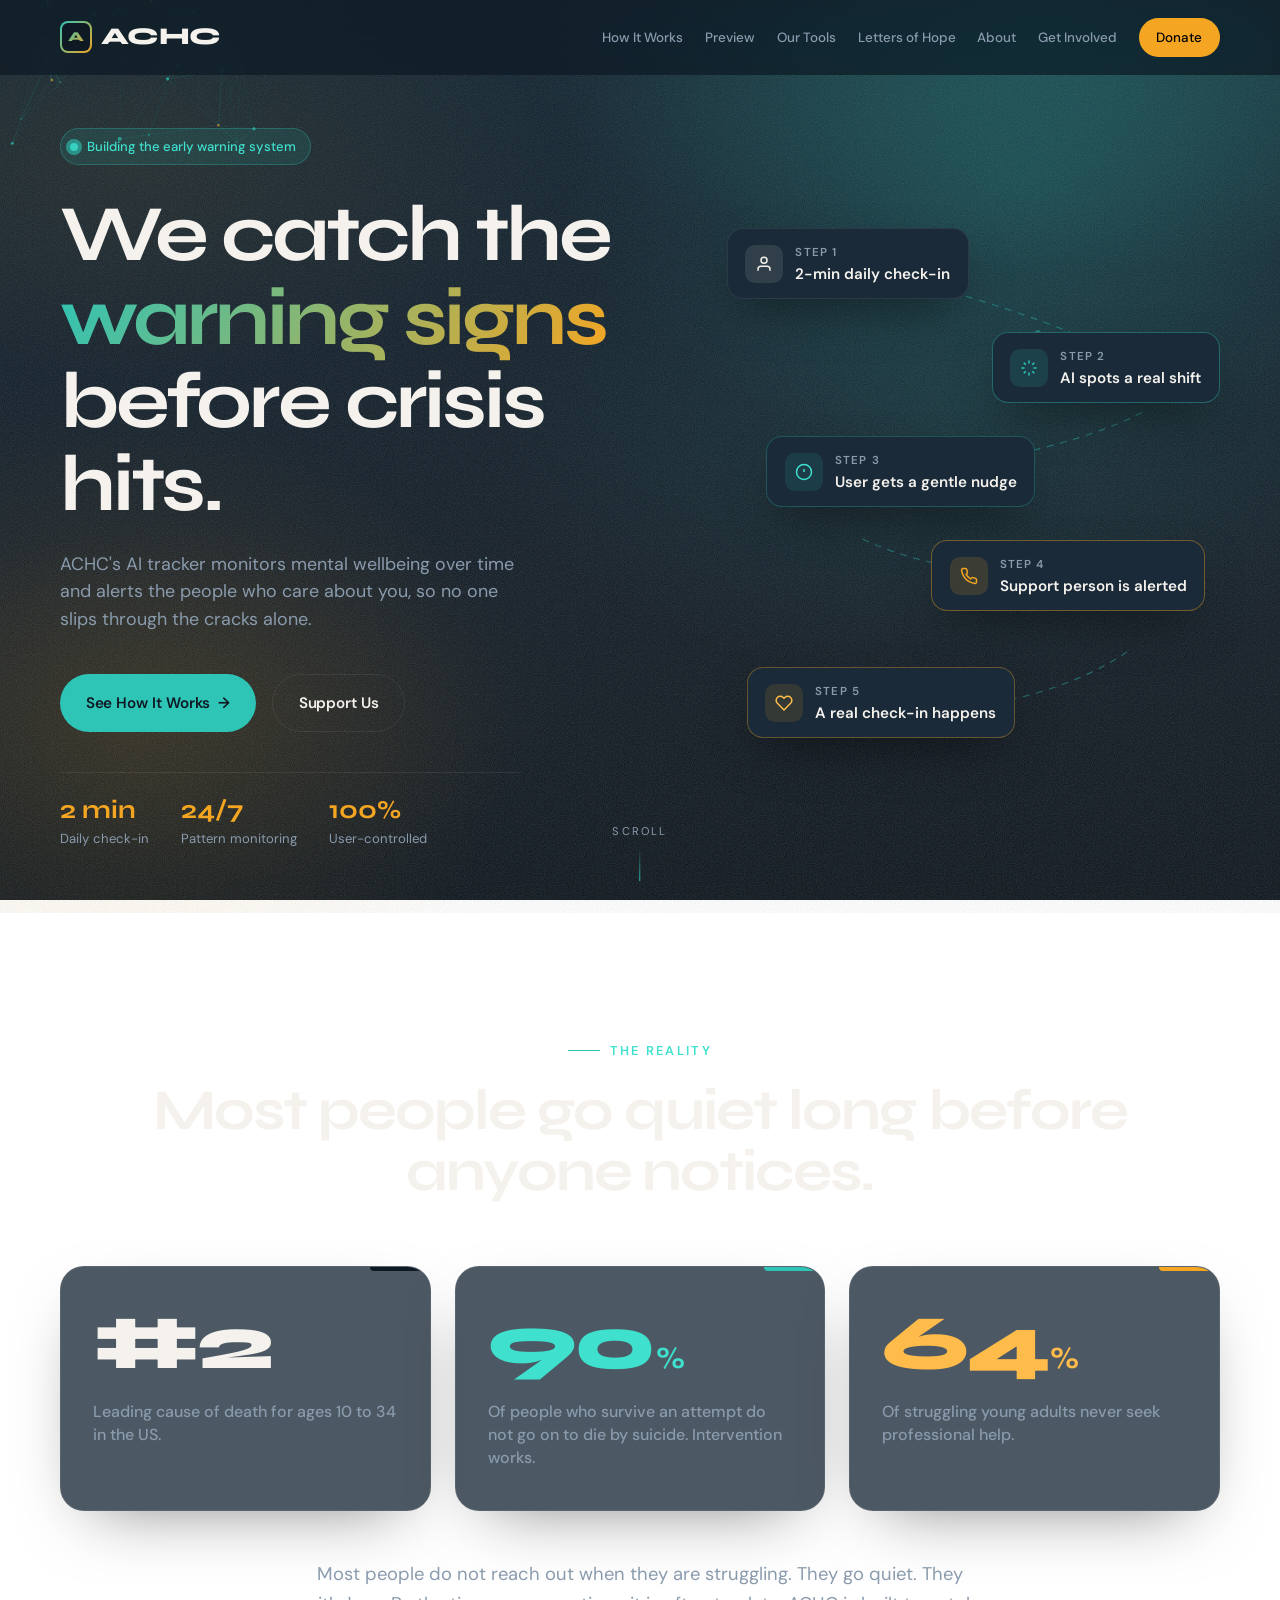
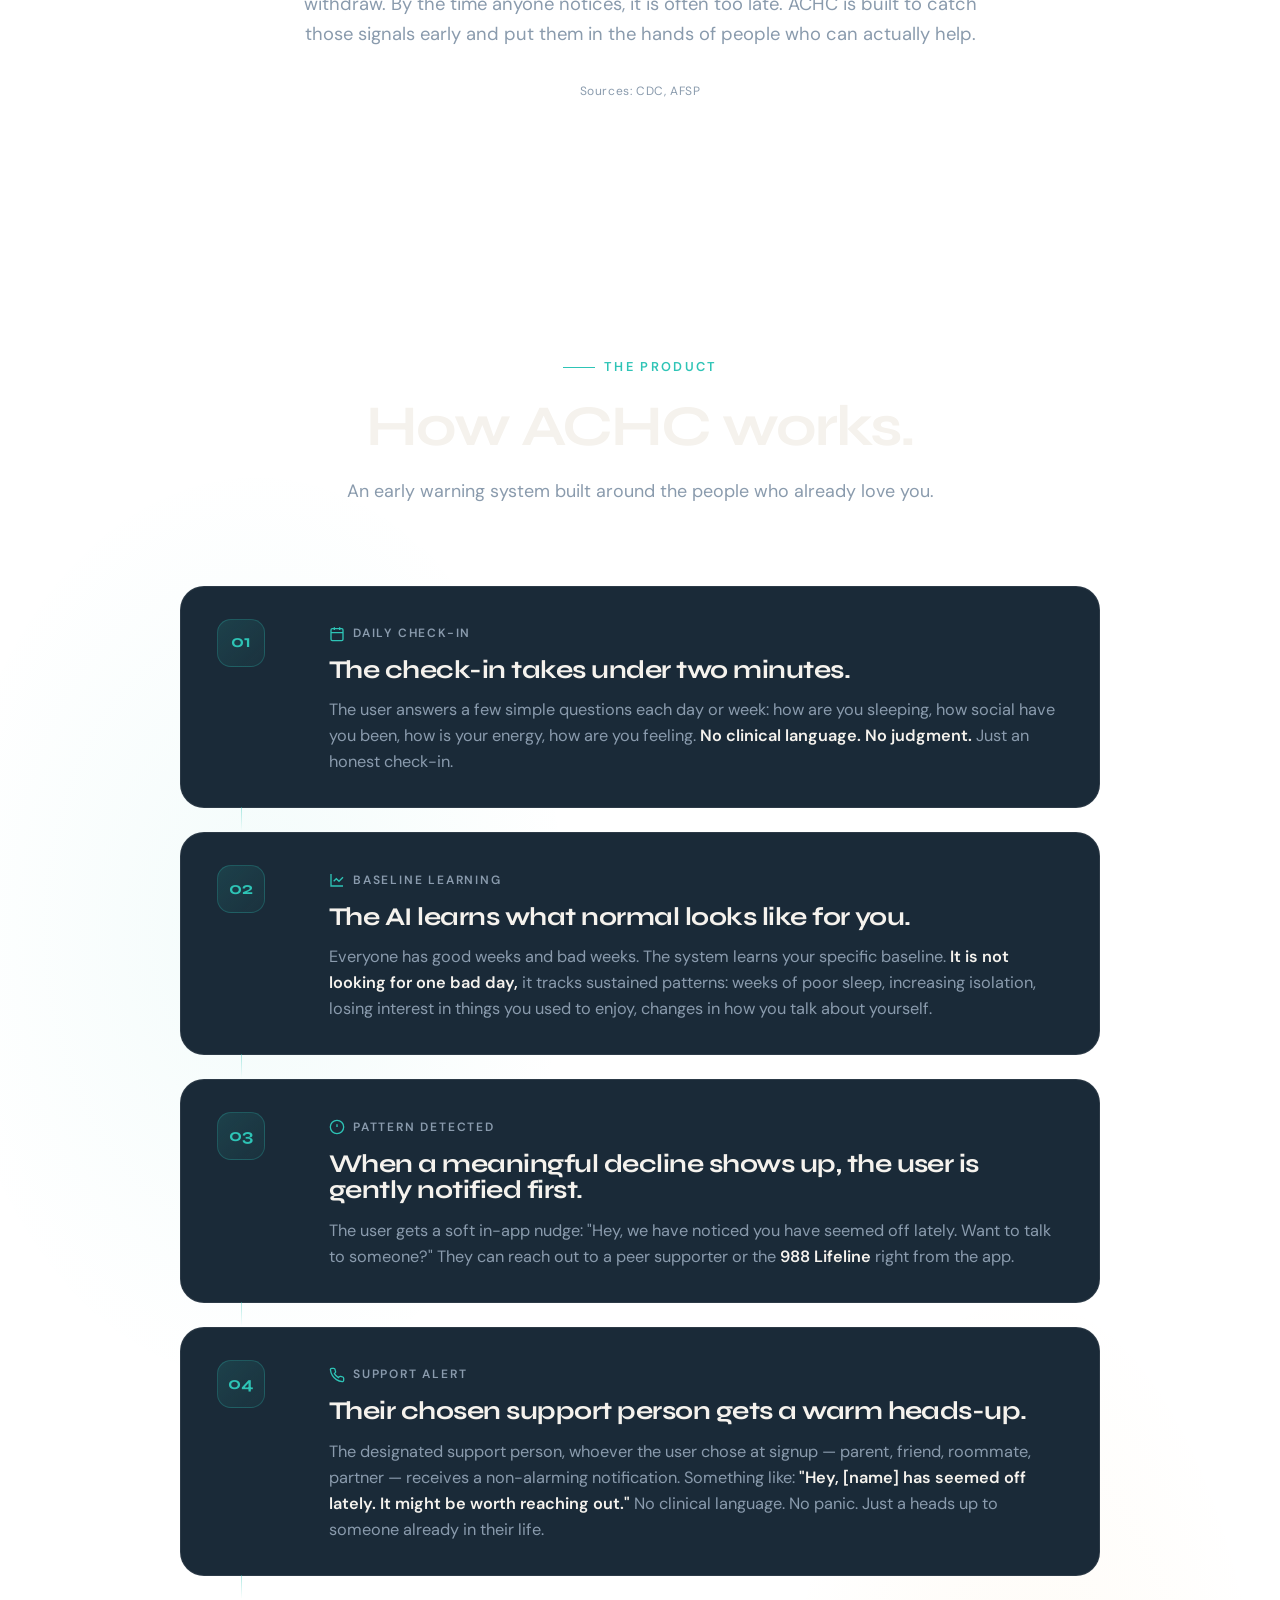
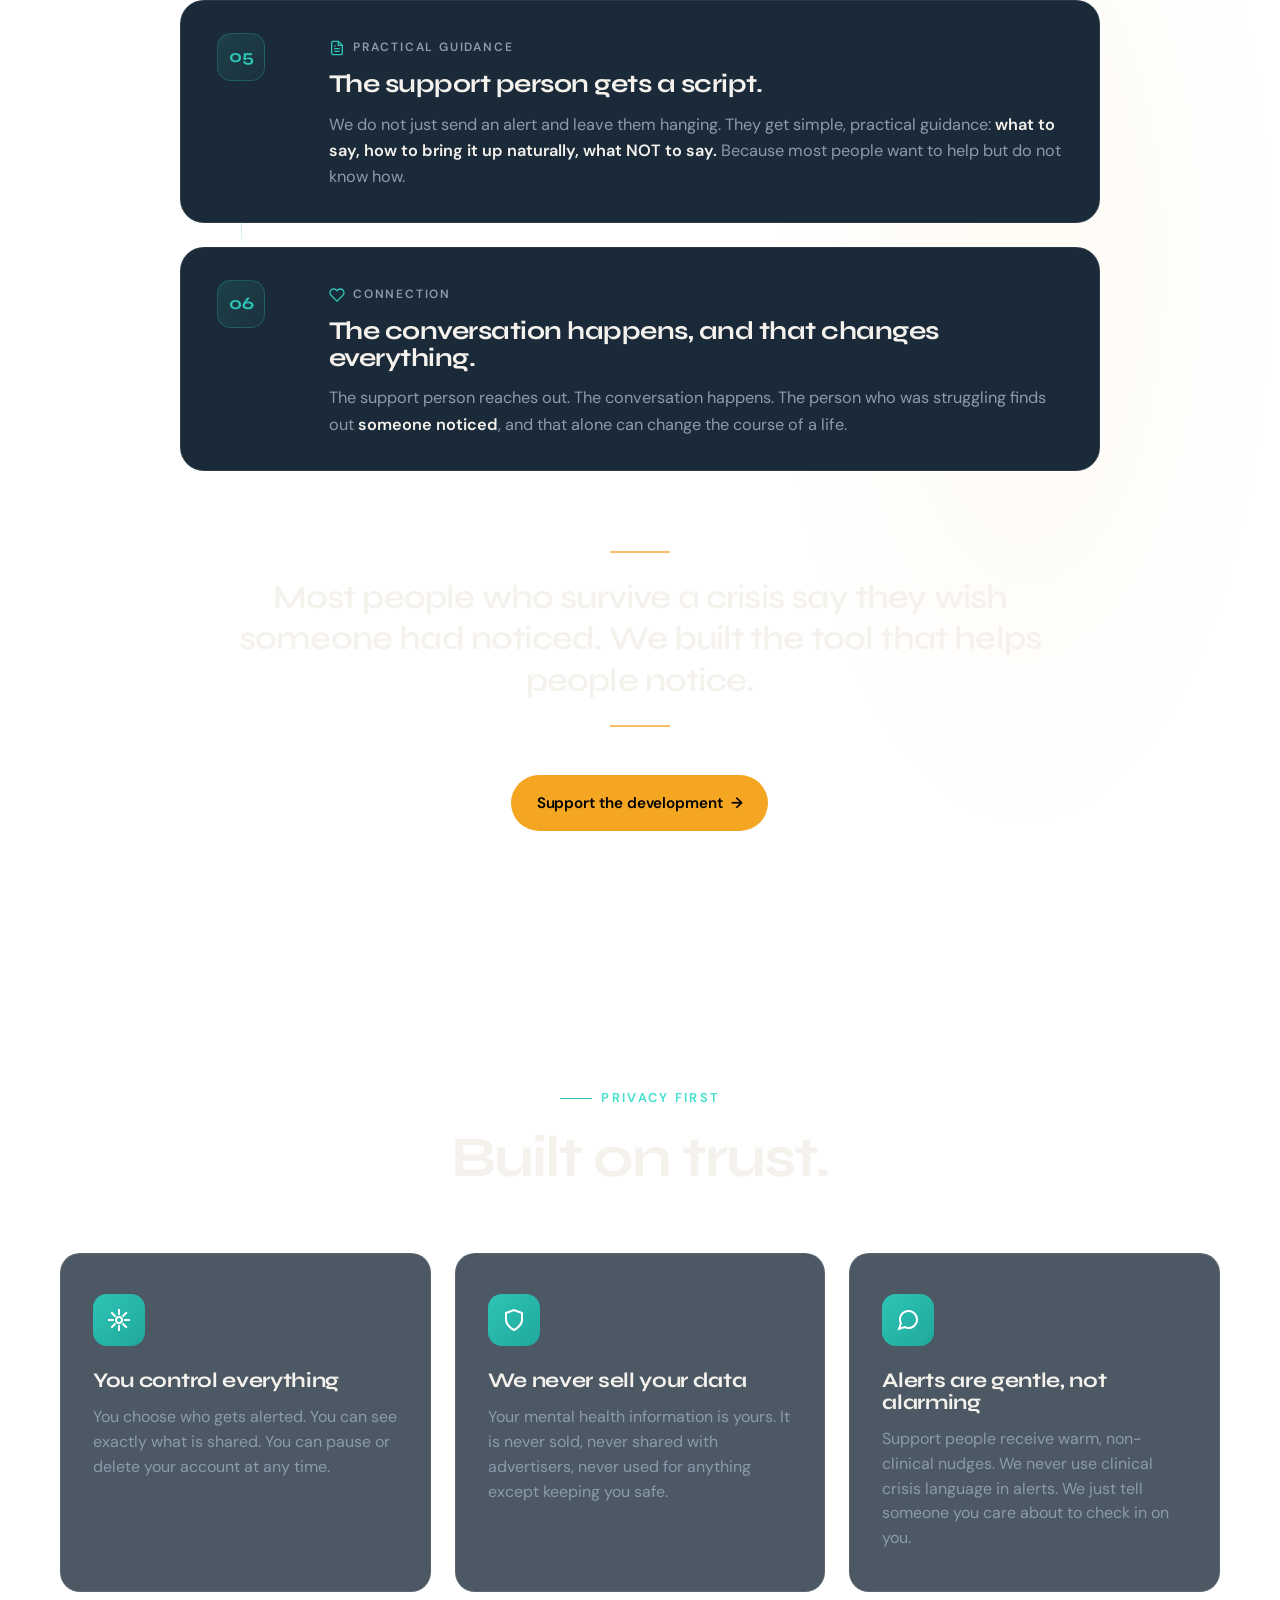
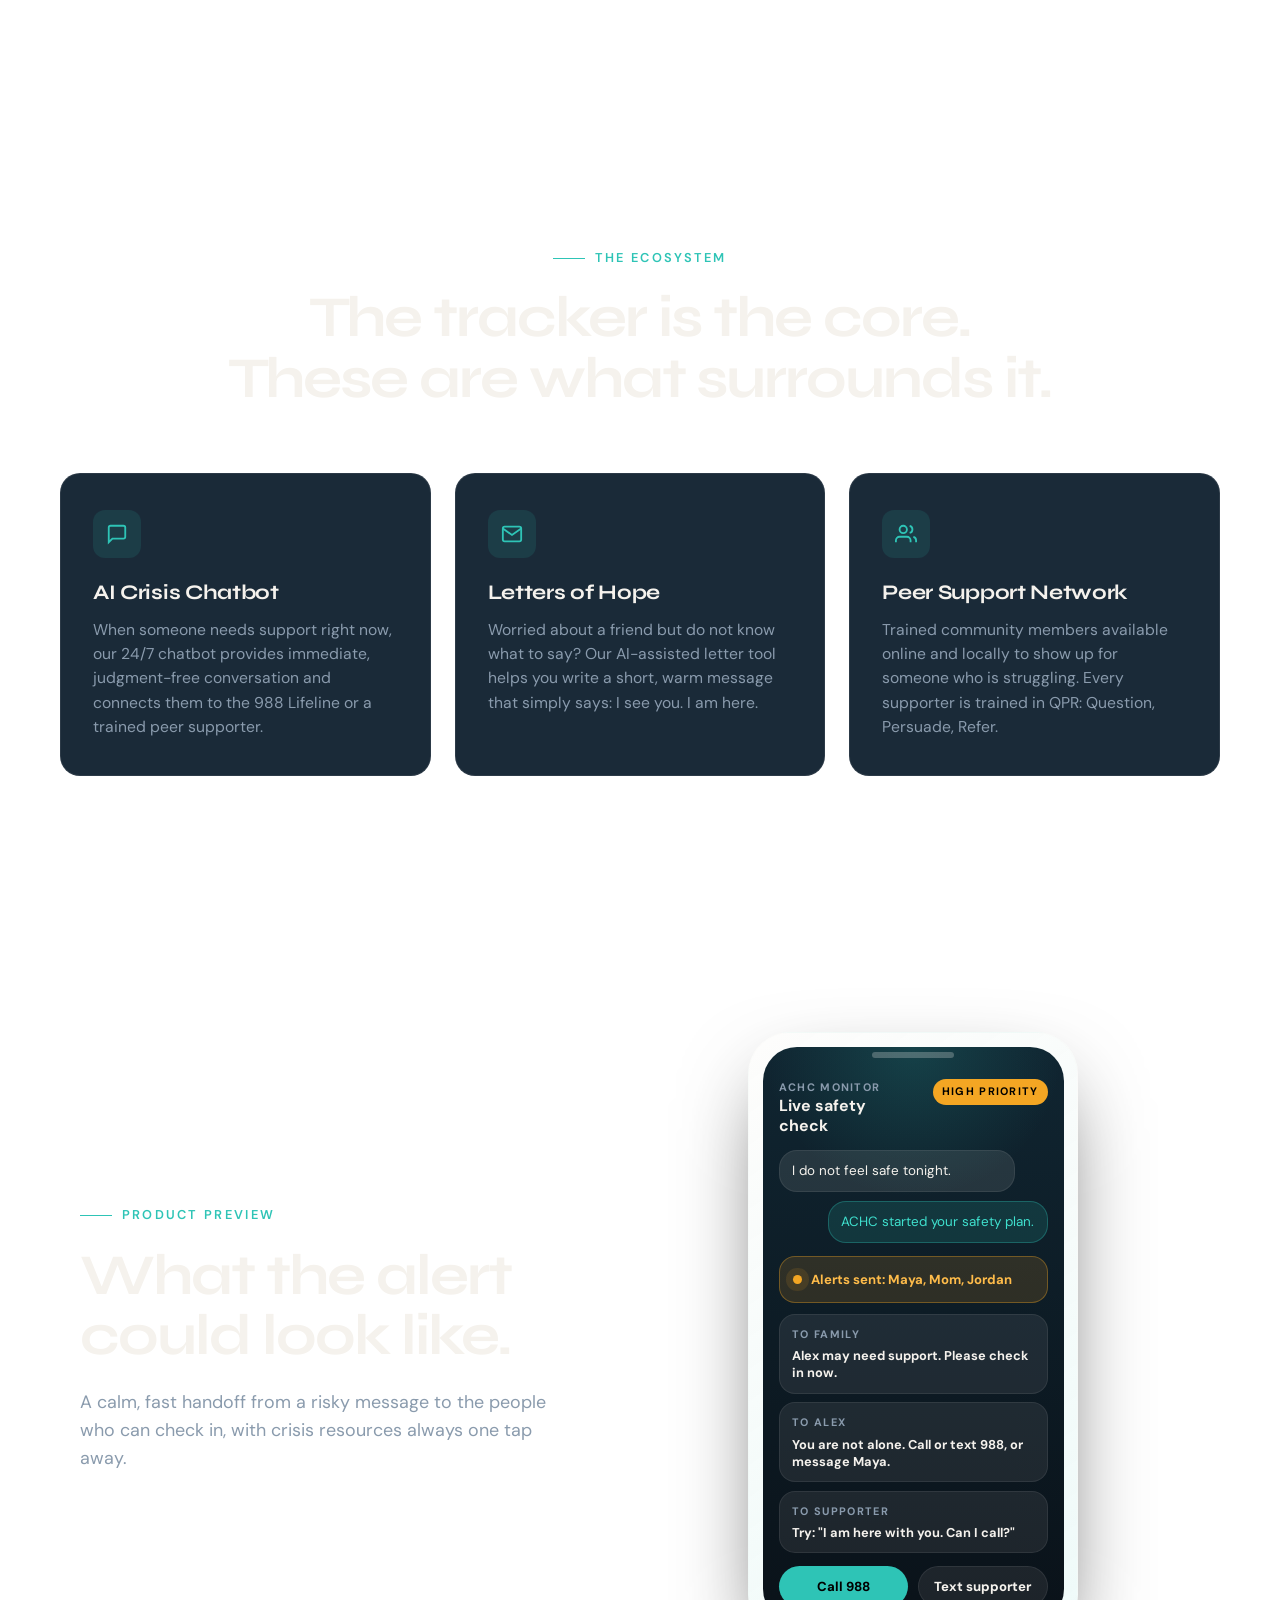
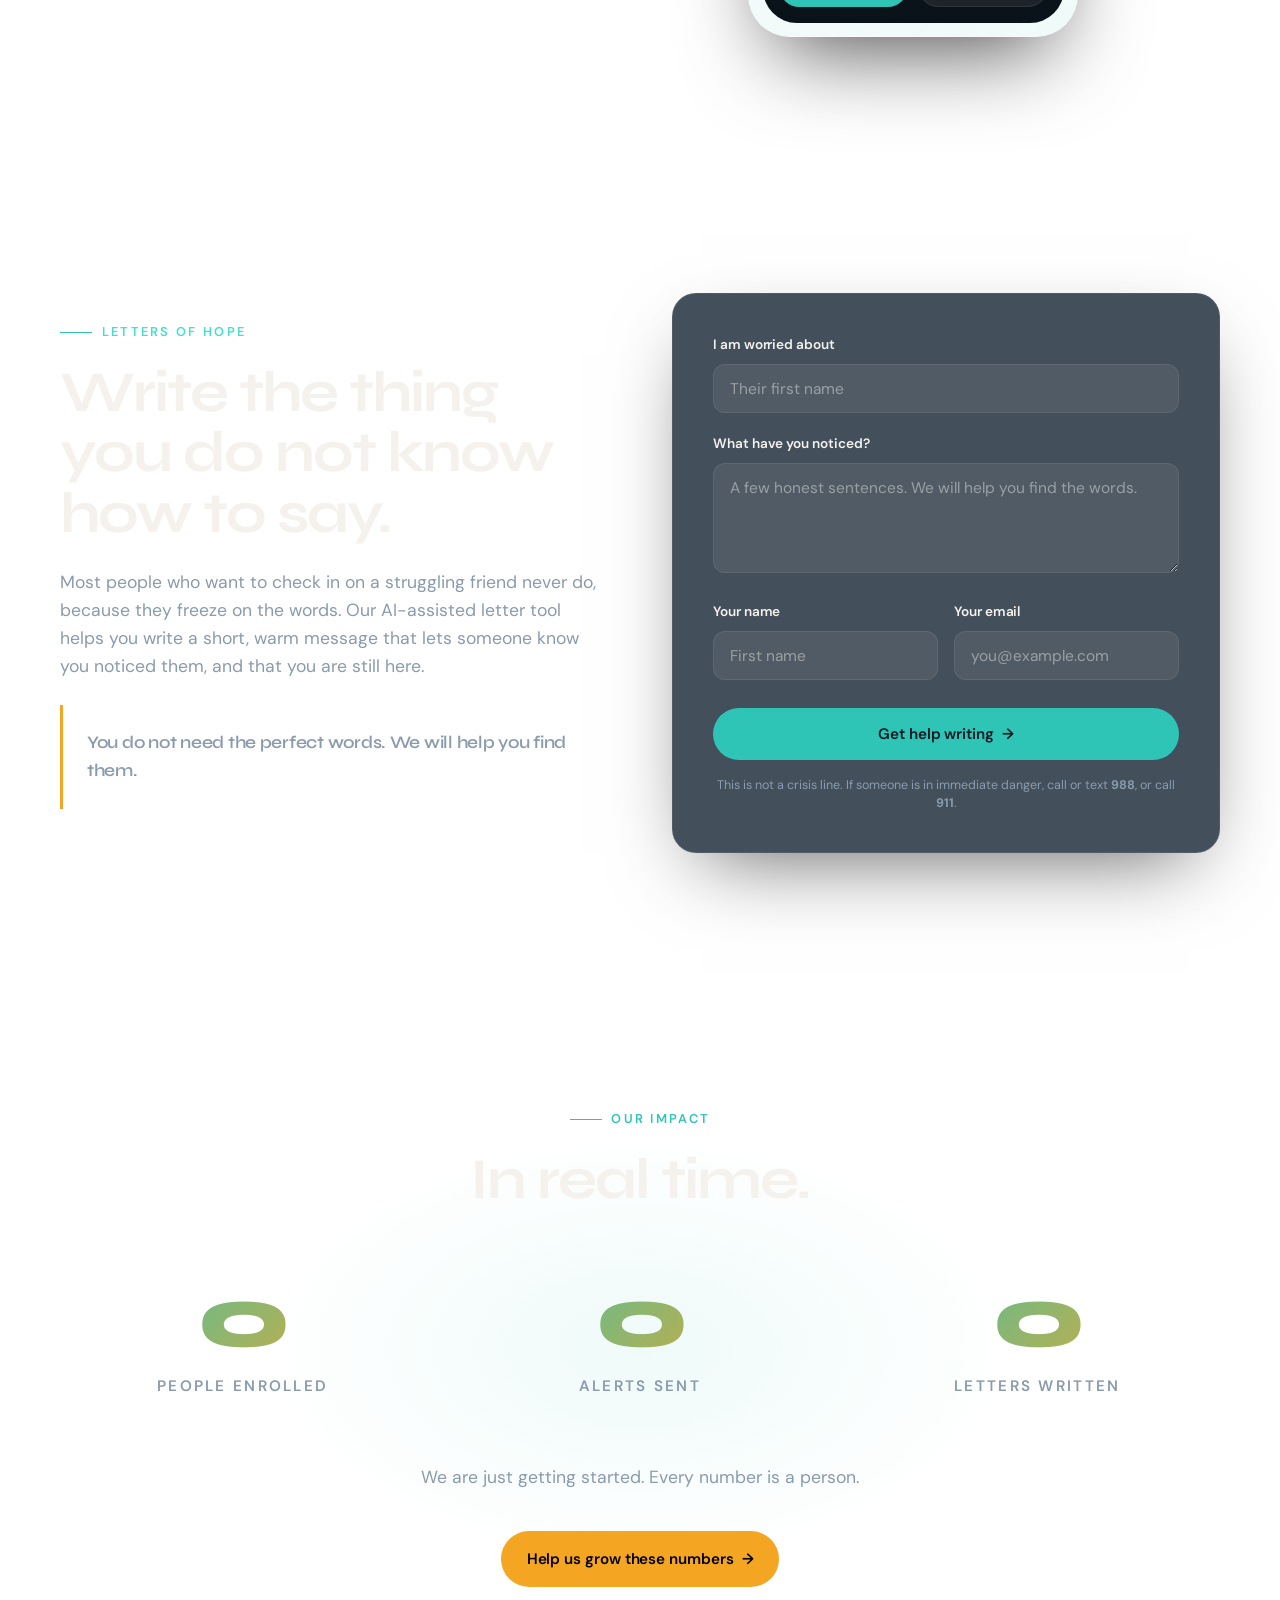
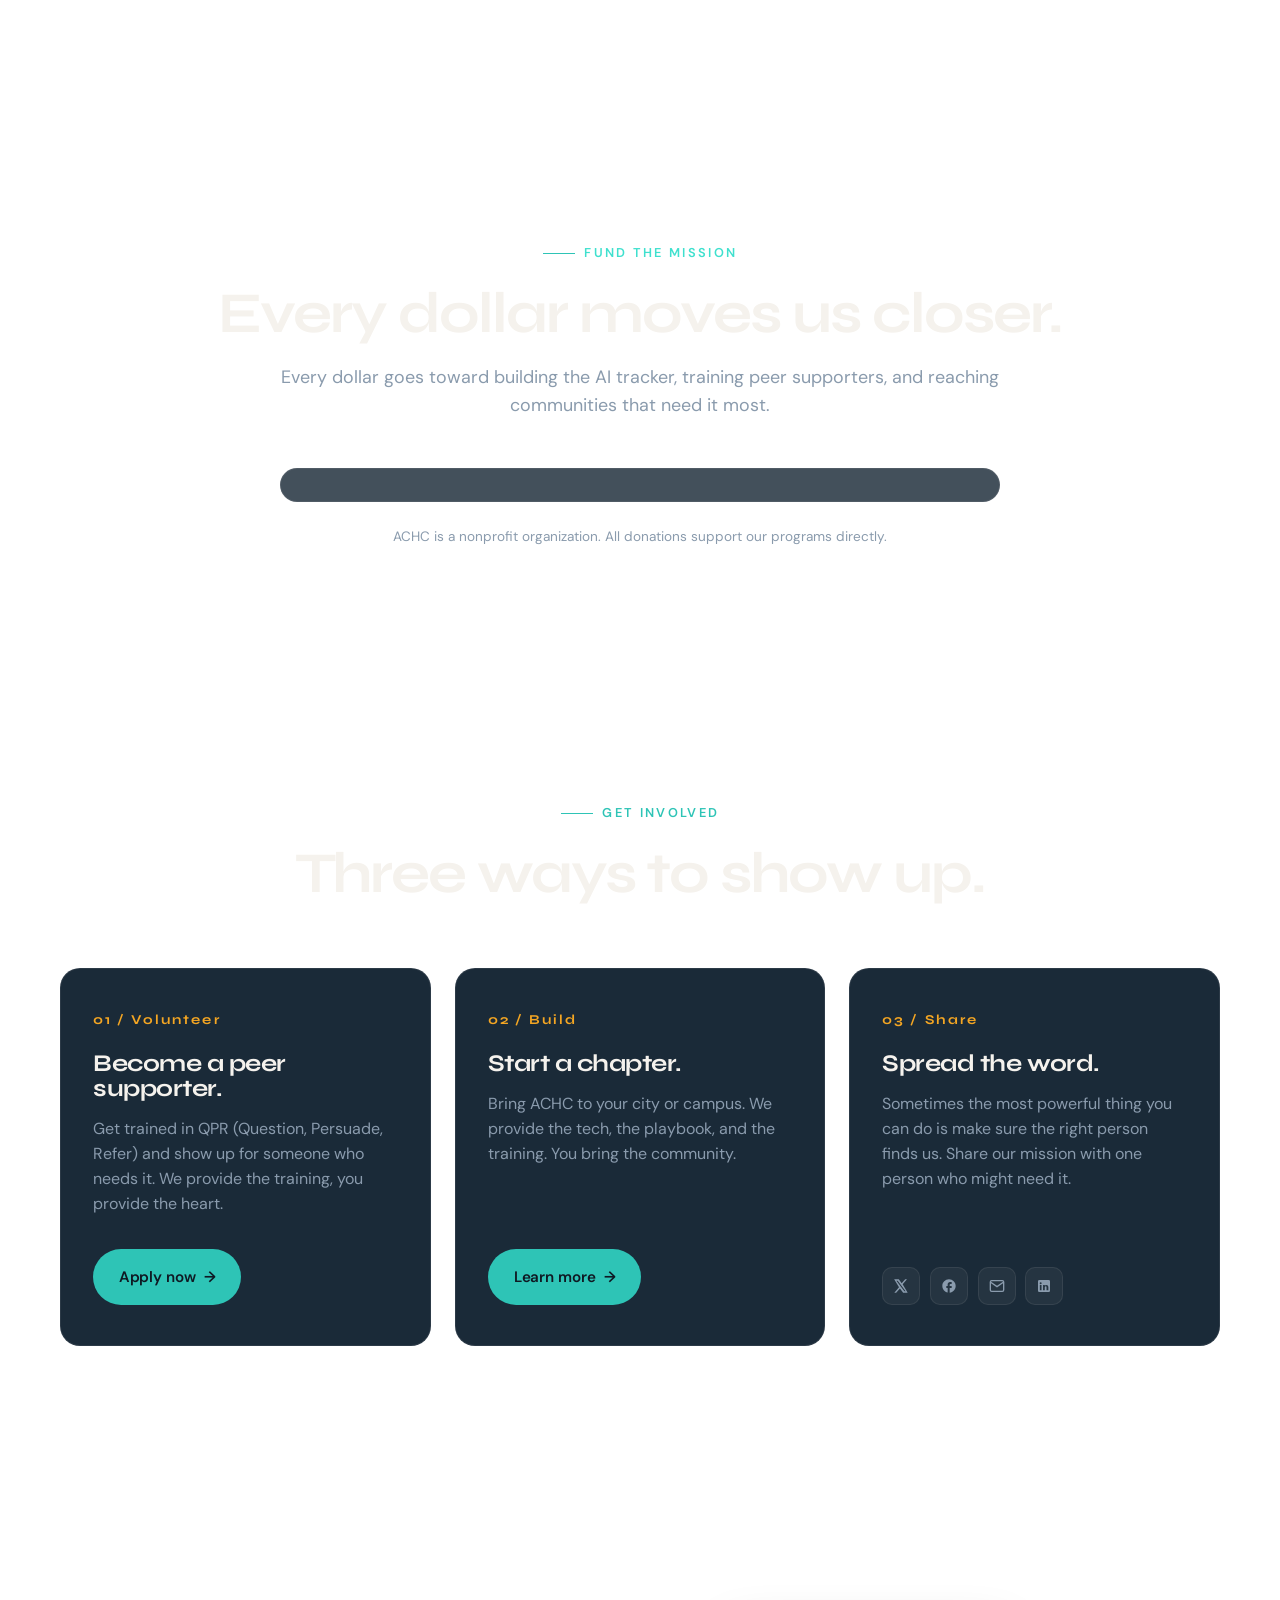
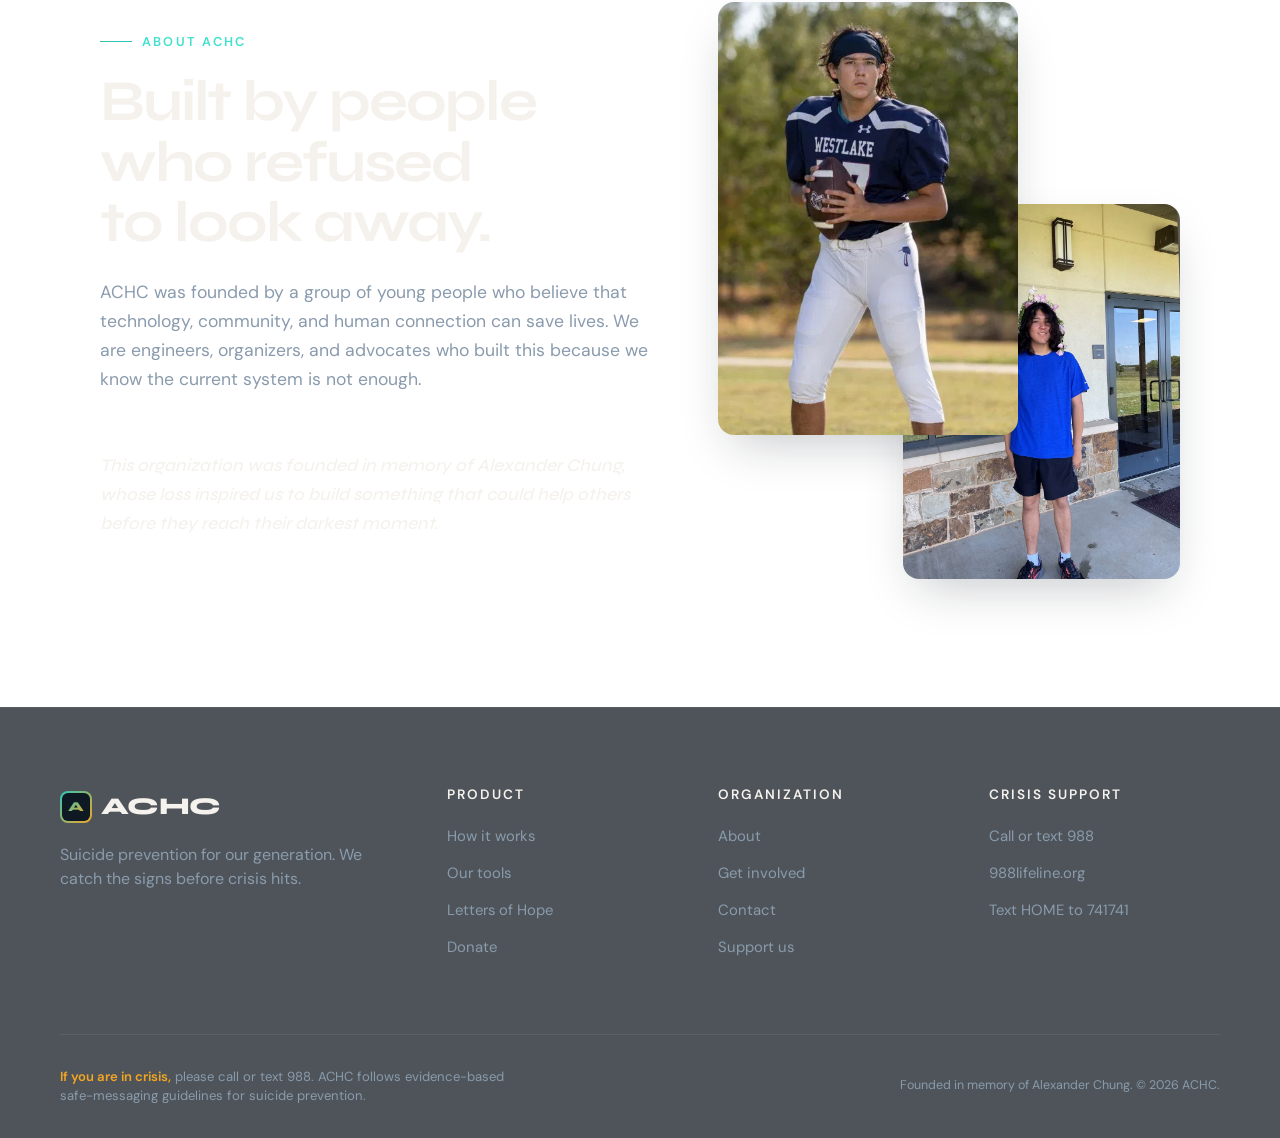
<file: index.html>
<!DOCTYPE html>
<html lang="en">
<head>
  <meta charset="UTF-8" />
  <meta name="viewport" content="width=device-width, initial-scale=1.0" />
  <title>ACHC — Catch the warning signs before crisis hits.</title>
  <meta name="description" content="ACHC is an AI-powered early warning system for mental health. We detect patterns of decline and alert the people who care about you, so no one slips through the cracks alone." />
  <meta property="og:title" content="ACHC — Suicide prevention for our generation" />
  <meta property="og:description" content="An AI early-warning system that catches the signs of mental health decline and mobilizes the people who already love you." />
  <meta property="og:type" content="website" />

  <link rel="preconnect" href="https://fonts.googleapis.com" />
  <link rel="preconnect" href="https://fonts.gstatic.com" crossorigin />
  <link href="https://fonts.googleapis.com/css2?family=Syne:wght@500;600;700;800&family=DM+Sans:wght@400;500;600;700&display=swap" rel="stylesheet" />

  <link rel="stylesheet" href="css/styles.css" />
</head>
<body>

  <!-- ====== NAVBAR ====== -->
  <header class="navbar" id="top">
    <div class="container navbar__inner">
      <a href="#top" class="logo" aria-label="ACHC home">
        <span class="logo__mark"><span>A</span></span>
        ACHC
      </a>
      <nav>
        <ul class="nav-links" id="nav-links">
          <li><a href="#how">How It Works</a></li>
          <li><a href="#preview">Preview</a></li>
          <li><a href="#tools">Our Tools</a></li>
          <li><a href="#letters">Letters of Hope</a></li>
          <li><a href="#about">About</a></li>
          <li><a href="#involved">Get Involved</a></li>
          <li><a href="#fund" class="nav-cta">Donate</a></li>
        </ul>
      </nav>
      <button class="nav-toggle" id="nav-toggle" aria-label="Toggle menu" aria-expanded="false">
        <span></span><span></span><span></span>
      </button>
    </div>
  </header>

  <!-- ====== HERO ====== -->
  <section class="hero">
    <div class="hero__bg"></div>
    <canvas id="hero-particles" aria-hidden="true"></canvas>
    <div class="hero__noise" aria-hidden="true"></div>

    <div class="container">
      <div class="hero__grid">

        <div class="hero__copy reveal">
          <span class="hero__tag">
            <span class="hero__tag-pulse"></span>
            Building the early warning system
          </span>

          <h1>
            We catch the<br />
            <span class="accent">warning signs</span><br />
            before crisis hits.
          </h1>

          <p class="hero__sub">
            ACHC's AI tracker monitors mental wellbeing over time and alerts the people who care about you, so no one slips through the cracks alone.
          </p>

          <div class="hero__ctas">
            <a href="#how" class="btn btn--teal">
              See How It Works
              <span class="arrow" aria-hidden="true">→</span>
            </a>
            <a href="#fund" class="btn btn--ghost">
              Support Us
            </a>
          </div>

          <div class="hero__meta">
            <div class="hero__meta-item">
              <div class="num">2 min</div>
              <div class="label">Daily check-in</div>
            </div>
            <div class="hero__meta-item">
              <div class="num">24/7</div>
              <div class="label">Pattern monitoring</div>
            </div>
            <div class="hero__meta-item">
              <div class="num">100%</div>
              <div class="label">User-controlled</div>
            </div>
          </div>
        </div>

        <!-- Hero diagram: User -> AI -> nudge -> support -> conversation -->
        <div class="hero__diagram reveal" data-delay="2" aria-hidden="true">
          <svg viewBox="0 0 500 625" preserveAspectRatio="none">
            <!-- connecting lines -->
            <path class="hd-line hd-line--flow" d="M 190 64 C 275 92, 375 130, 425 172" />
            <path class="hd-line hd-line--flow" d="M 420 222 C 345 270, 205 288, 125 326" />
            <path class="hd-line hd-line--flow" d="M 138 374 C 215 420, 335 415, 415 460" />
            <path class="hd-line hd-line--flow" d="M 405 510 C 330 570, 215 590, 128 578" />
            <!-- dot accents -->
            <circle class="hd-pulse-dot" cx="315" cy="126" r="3">
              <animate attributeName="opacity" values="0.3;1;0.3" dur="2s" repeatCount="indefinite" />
            </circle>
            <circle class="hd-pulse-dot" cx="250" cy="280" r="3" fill="#F4A623">
              <animate attributeName="opacity" values="0.3;1;0.3" dur="2s" begin="1s" repeatCount="indefinite" />
            </circle>
            <circle class="hd-pulse-dot" cx="315" cy="430" r="3">
              <animate attributeName="opacity" values="0.3;1;0.3" dur="2s" begin="0.5s" repeatCount="indefinite" />
            </circle>
            <circle class="hd-pulse-dot" cx="260" cy="570" r="3" fill="#F4A623">
              <animate attributeName="opacity" values="0.3;1;0.3" dur="2s" begin="1.5s" repeatCount="indefinite" />
            </circle>
          </svg>

          <div class="hd-node hd-node--user">
            <div class="hd-node__icon">
              <svg viewBox="0 0 24 24" fill="none" stroke="currentColor" stroke-width="2">
                <path d="M20 21v-2a4 4 0 0 0-4-4H8a4 4 0 0 0-4 4v2"/>
                <circle cx="12" cy="7" r="4"/>
              </svg>
            </div>
            <div>
              <div class="hd-node__label">Step 1</div>
              <div class="hd-node__text">2-min daily check-in</div>
            </div>
          </div>

          <div class="hd-node hd-node--ai">
            <div class="hd-node__icon">
              <svg viewBox="0 0 24 24" fill="none" stroke="currentColor" stroke-width="2">
                <path d="M12 2v4M12 18v4M4.93 4.93l2.83 2.83M16.24 16.24l2.83 2.83M2 12h4M18 12h4M4.93 19.07l2.83-2.83M16.24 7.76l2.83-2.83"/>
              </svg>
            </div>
            <div>
              <div class="hd-node__label">Step 2</div>
              <div class="hd-node__text">AI spots a real shift</div>
            </div>
          </div>

          <div class="hd-node hd-node--nudge">
            <div class="hd-node__icon">
              <svg viewBox="0 0 24 24" fill="none" stroke="currentColor" stroke-width="2">
                <circle cx="12" cy="12" r="10"/>
                <path d="M12 8v4M12 16h.01"/>
              </svg>
            </div>
            <div>
              <div class="hd-node__label">Step 3</div>
              <div class="hd-node__text">User gets a gentle nudge</div>
            </div>
          </div>

          <div class="hd-node hd-node--support">
            <div class="hd-node__icon">
              <svg viewBox="0 0 24 24" fill="none" stroke="currentColor" stroke-width="2">
                <path d="M22 16.92v3a2 2 0 0 1-2.18 2 19.79 19.79 0 0 1-8.63-3.07 19.5 19.5 0 0 1-6-6 19.79 19.79 0 0 1-3.07-8.67A2 2 0 0 1 4.11 2h3a2 2 0 0 1 2 1.72 12.84 12.84 0 0 0 .7 2.81 2 2 0 0 1-.45 2.11L8.09 9.91a16 16 0 0 0 6 6l1.27-1.27a2 2 0 0 1 2.11-.45 12.84 12.84 0 0 0 2.81.7A2 2 0 0 1 22 16.92z"/>
              </svg>
            </div>
            <div>
              <div class="hd-node__label">Step 4</div>
              <div class="hd-node__text">Support person is alerted</div>
            </div>
          </div>

          <div class="hd-node hd-node--connection">
            <div class="hd-node__icon">
              <svg viewBox="0 0 24 24" fill="none" stroke="currentColor" stroke-width="2">
                <path d="M20.84 4.61a5.5 5.5 0 0 0-7.78 0L12 5.67l-1.06-1.06a5.5 5.5 0 0 0-7.78 7.78l1.06 1.06L12 21.23l7.78-7.78 1.06-1.06a5.5 5.5 0 0 0 0-7.78z"/>
              </svg>
            </div>
            <div>
              <div class="hd-node__label">Step 5</div>
              <div class="hd-node__text">A real check-in happens</div>
            </div>
          </div>
        </div>
      </div>
    </div>

    <div class="scroll-indicator" aria-hidden="true">
      <span>Scroll</span>
      <span class="line"></span>
    </div>
  </section>

  <!-- ====== THE PROBLEM ====== -->
  <section class="section section--light problem" id="problem">
    <div class="container">
      <div class="problem__header">
        <span class="eyebrow reveal">The reality</span>
        <h2 class="display reveal" data-delay="1">Most people go quiet long before<br />anyone notices.</h2>
      </div>

      <div class="stats-grid">
        <div class="stat-card reveal" data-delay="1">
          <div class="stat-card__accent"></div>
          <div class="stat-card__num">#2</div>
          <div class="stat-card__label">Leading cause of death for ages 10 to 34 in the US.</div>
        </div>
        <div class="stat-card reveal" data-delay="2">
          <div class="stat-card__accent"></div>
          <div class="stat-card__num">90<small>%</small></div>
          <div class="stat-card__label">Of people who survive an attempt do not go on to die by suicide. Intervention works.</div>
        </div>
        <div class="stat-card reveal" data-delay="3">
          <div class="stat-card__accent"></div>
          <div class="stat-card__num">64<small>%</small></div>
          <div class="stat-card__label">Of struggling young adults never seek professional help.</div>
        </div>
      </div>

      <p class="problem__paragraph reveal">
        Most people do not reach out when they are struggling. They go quiet. They withdraw. By the time anyone notices, it is often too late. ACHC is built to catch those signals early and put them in the hands of people who can actually help.
      </p>
      <p class="source-note reveal">Sources: CDC, AFSP</p>
    </div>
  </section>

  <!-- ====== HOW IT WORKS ====== -->
  <section class="section section--dark how" id="how">
    <div class="how__bg" aria-hidden="true"></div>
    <div class="container">
      <div class="how__header">
        <span class="eyebrow reveal">The product</span>
        <h2 class="display reveal" data-delay="1">How ACHC works.</h2>
        <p class="lead reveal" data-delay="2" style="margin-top: 1.25rem; text-align: center;">An early warning system built around the people who already love you.</p>
      </div>

      <div class="how__steps">

        <article class="step reveal">
          <div class="step__num">01</div>
          <div class="step__body">
            <div class="step__icon">
              <svg viewBox="0 0 24 24" fill="none" stroke="currentColor" stroke-width="2"><rect x="3" y="4" width="18" height="18" rx="2" /><path d="M16 2v4M8 2v4M3 10h18"/></svg>
              Daily check-in
            </div>
            <h3>The check-in takes under two minutes.</h3>
            <p>The user answers a few simple questions each day or week: how are you sleeping, how social have you been, how is your energy, how are you feeling. <strong>No clinical language. No judgment.</strong> Just an honest check-in.</p>
          </div>
        </article>

        <article class="step reveal">
          <div class="step__num">02</div>
          <div class="step__body">
            <div class="step__icon">
              <svg viewBox="0 0 24 24" fill="none" stroke="currentColor" stroke-width="2"><path d="M3 3v18h18"/><path d="M7 14l4-4 4 4 6-6"/></svg>
              Baseline learning
            </div>
            <h3>The AI learns what normal looks like for you.</h3>
            <p>Everyone has good weeks and bad weeks. The system learns your specific baseline. <strong>It is not looking for one bad day,</strong> it tracks sustained patterns: weeks of poor sleep, increasing isolation, losing interest in things you used to enjoy, changes in how you talk about yourself.</p>
          </div>
        </article>

        <article class="step reveal">
          <div class="step__num">03</div>
          <div class="step__body">
            <div class="step__icon">
              <svg viewBox="0 0 24 24" fill="none" stroke="currentColor" stroke-width="2"><circle cx="12" cy="12" r="10"/><path d="M12 8v4M12 16h.01"/></svg>
              Pattern detected
            </div>
            <h3>When a meaningful decline shows up, the user is gently notified first.</h3>
            <p>The user gets a soft in-app nudge: "Hey, we have noticed you have seemed off lately. Want to talk to someone?" They can reach out to a peer supporter or the <strong>988 Lifeline</strong> right from the app.</p>
          </div>
        </article>

        <article class="step reveal">
          <div class="step__num">04</div>
          <div class="step__body">
            <div class="step__icon">
              <svg viewBox="0 0 24 24" fill="none" stroke="currentColor" stroke-width="2"><path d="M22 16.92v3a2 2 0 0 1-2.18 2 19.79 19.79 0 0 1-8.63-3.07 19.5 19.5 0 0 1-6-6 19.79 19.79 0 0 1-3.07-8.67A2 2 0 0 1 4.11 2h3a2 2 0 0 1 2 1.72 12.84 12.84 0 0 0 .7 2.81 2 2 0 0 1-.45 2.11L8.09 9.91a16 16 0 0 0 6 6l1.27-1.27a2 2 0 0 1 2.11-.45 12.84 12.84 0 0 0 2.81.7A2 2 0 0 1 22 16.92z"/></svg>
              Support alert
            </div>
            <h3>Their chosen support person gets a warm heads-up.</h3>
            <p>The designated support person, whoever the user chose at signup — parent, friend, roommate, partner — receives a non-alarming notification. Something like: <strong>"Hey, [name] has seemed off lately. It might be worth reaching out."</strong> No clinical language. No panic. Just a heads up to someone already in their life.</p>
          </div>
        </article>

        <article class="step reveal">
          <div class="step__num">05</div>
          <div class="step__body">
            <div class="step__icon">
              <svg viewBox="0 0 24 24" fill="none" stroke="currentColor" stroke-width="2"><path d="M14 2H6a2 2 0 0 0-2 2v16a2 2 0 0 0 2 2h12a2 2 0 0 0 2-2V8z"/><path d="M14 2v6h6M16 13H8M16 17H8M10 9H8"/></svg>
              Practical guidance
            </div>
            <h3>The support person gets a script.</h3>
            <p>We do not just send an alert and leave them hanging. They get simple, practical guidance: <strong>what to say, how to bring it up naturally, what NOT to say.</strong> Because most people want to help but do not know how.</p>
          </div>
        </article>

        <article class="step reveal">
          <div class="step__num">06</div>
          <div class="step__body">
            <div class="step__icon">
              <svg viewBox="0 0 24 24" fill="none" stroke="currentColor" stroke-width="2"><path d="M20.84 4.61a5.5 5.5 0 0 0-7.78 0L12 5.67l-1.06-1.06a5.5 5.5 0 0 0-7.78 7.78l1.06 1.06L12 21.23l7.78-7.78 1.06-1.06a5.5 5.5 0 0 0 0-7.78z"/></svg>
              Connection
            </div>
            <h3>The conversation happens, and that changes everything.</h3>
            <p>The support person reaches out. The conversation happens. The person who was struggling finds out <strong>someone noticed</strong>, and that alone can change the course of a life.</p>
          </div>
        </article>

      </div>

      <p class="pullquote reveal">
        Most people who survive a crisis say they wish someone had noticed. We built the tool that helps people notice.
      </p>

      <div class="how__cta reveal">
        <a href="#fund" class="btn btn--gold">
          Support the development
          <span class="arrow" aria-hidden="true">→</span>
        </a>
      </div>
    </div>
  </section>

  <!-- ====== PRIVACY ====== -->
  <section class="section section--cream privacy">
    <div class="container">
      <div class="privacy__header">
        <span class="eyebrow reveal">Privacy first</span>
        <h2 class="display reveal" data-delay="1">Built on trust.</h2>
      </div>

      <div class="privacy-grid">
        <div class="privacy-card reveal">
          <div class="privacy-card__icon">
            <svg viewBox="0 0 24 24" fill="none" stroke="currentColor" stroke-width="2"><circle cx="12" cy="12" r="3"/><path d="M12 1v6M12 17v6M4.22 4.22l4.24 4.24M15.54 15.54l4.24 4.24M1 12h6M17 12h6M4.22 19.78l4.24-4.24M15.54 8.46l4.24-4.24"/></svg>
          </div>
          <h3>You control everything</h3>
          <p>You choose who gets alerted. You can see exactly what is shared. You can pause or delete your account at any time.</p>
        </div>
        <div class="privacy-card reveal" data-delay="1">
          <div class="privacy-card__icon">
            <svg viewBox="0 0 24 24" fill="none" stroke="currentColor" stroke-width="2"><path d="M12 22s8-4 8-10V5l-8-3-8 3v7c0 6 8 10 8 10z"/></svg>
          </div>
          <h3>We never sell your data</h3>
          <p>Your mental health information is yours. It is never sold, never shared with advertisers, never used for anything except keeping you safe.</p>
        </div>
        <div class="privacy-card reveal" data-delay="2">
          <div class="privacy-card__icon">
            <svg viewBox="0 0 24 24" fill="none" stroke="currentColor" stroke-width="2"><path d="M21 11.5a8.38 8.38 0 0 1-.9 3.8 8.5 8.5 0 0 1-7.6 4.7 8.38 8.38 0 0 1-3.8-.9L3 21l1.9-5.7a8.38 8.38 0 0 1-.9-3.8 8.5 8.5 0 0 1 4.7-7.6 8.38 8.38 0 0 1 3.8-.9h.5a8.48 8.48 0 0 1 8 8v.5z"/></svg>
          </div>
          <h3>Alerts are gentle, not alarming</h3>
          <p>Support people receive warm, non-clinical nudges. We never use clinical crisis language in alerts. We just tell someone you care about to check in on you.</p>
        </div>
      </div>
    </div>
  </section>

  <!-- ====== TOOLS ====== -->
  <section class="section section--dark tools" id="tools">
    <div class="container">
      <div class="tools__header">
        <span class="eyebrow reveal">The ecosystem</span>
        <h2 class="display reveal" data-delay="1">The tracker is the core.<br />These are what surrounds it.</h2>
      </div>

      <div class="tools-grid">
        <div class="tool-card reveal">
          <div class="tool-card__icon">
            <svg viewBox="0 0 24 24" fill="none" stroke="currentColor" stroke-width="2"><path d="M21 15a2 2 0 0 1-2 2H7l-4 4V5a2 2 0 0 1 2-2h14a2 2 0 0 1 2 2z"/></svg>
          </div>
          <h3>AI Crisis Chatbot</h3>
          <p>When someone needs support right now, our 24/7 chatbot provides immediate, judgment-free conversation and connects them to the 988 Lifeline or a trained peer supporter.</p>
        </div>
        <div class="tool-card reveal" data-delay="1">
          <div class="tool-card__icon">
            <svg viewBox="0 0 24 24" fill="none" stroke="currentColor" stroke-width="2"><path d="M4 4h16c1.1 0 2 .9 2 2v12c0 1.1-.9 2-2 2H4c-1.1 0-2-.9-2-2V6c0-1.1.9-2 2-2z"/><path d="M22 6l-10 7L2 6"/></svg>
          </div>
          <h3>Letters of Hope</h3>
          <p>Worried about a friend but do not know what to say? Our AI-assisted letter tool helps you write a short, warm message that simply says: I see you. I am here.</p>
        </div>
        <div class="tool-card reveal" data-delay="2">
          <div class="tool-card__icon">
            <svg viewBox="0 0 24 24" fill="none" stroke="currentColor" stroke-width="2"><path d="M17 21v-2a4 4 0 0 0-4-4H5a4 4 0 0 0-4 4v2"/><circle cx="9" cy="7" r="4"/><path d="M23 21v-2a4 4 0 0 0-3-3.87M16 3.13a4 4 0 0 1 0 7.75"/></svg>
          </div>
          <h3>Peer Support Network</h3>
          <p>Trained community members available online and locally to show up for someone who is struggling. Every supporter is trained in QPR: Question, Persuade, Refer.</p>
        </div>
      </div>
    </div>
  </section>

  <!-- ====== PRODUCT PREVIEW ====== -->
  <section class="section section--dark product-preview" id="preview">
    <div class="container">
      <div class="preview-grid">
        <div class="preview__copy reveal">
          <span class="eyebrow">Product preview</span>
          <h2 class="display">What the alert could look like.</h2>
          <p class="lead">A calm, fast handoff from a risky message to the people who can check in, with crisis resources always one tap away.</p>
        </div>

        <div class="phone-demo reveal" data-delay="1" aria-label="ACHC product notification example">
          <div class="phone-demo__shell">
            <div class="phone-demo__speaker" aria-hidden="true"></div>
            <div class="phone-demo__screen">
              <div class="phone-demo__top">
                <div>
                  <span class="phone-demo__kicker">ACHC Monitor</span>
                  <strong>Live safety check</strong>
                </div>
                <span class="phone-demo__status">High priority</span>
              </div>

              <div class="phone-demo__chat">
                <div class="phone-demo__bubble phone-demo__bubble--incoming">
                  I do not feel safe tonight.
                </div>
                <div class="phone-demo__bubble phone-demo__bubble--system">
                  ACHC started your safety plan.
                </div>
              </div>

              <div class="phone-demo__alert">
                <span class="phone-demo__alert-dot"></span>
                Alerts sent: Maya, Mom, Jordan
              </div>

              <div class="phone-demo__notifications">
                <div class="phone-demo__notification">
                  <span>To family</span>
                  <strong>Alex may need support. Please check in now.</strong>
                </div>
                <div class="phone-demo__notification">
                  <span>To Alex</span>
                  <strong>You are not alone. Call or text 988, or message Maya.</strong>
                </div>
                <div class="phone-demo__notification">
                  <span>To supporter</span>
                  <strong>Try: "I am here with you. Can I call?"</strong>
                </div>
              </div>

              <div class="phone-demo__actions">
                <button type="button">Call 988</button>
                <button type="button">Text supporter</button>
              </div>
            </div>
          </div>
        </div>
      </div>
    </div>
  </section>

  <!-- ====== LETTERS OF HOPE ====== -->
  <section class="section section--cream" id="letters">
    <div class="container">
      <div class="letters-grid">
        <div class="letters__copy reveal">
          <span class="eyebrow">Letters of Hope</span>
          <h2 class="display">Write the thing<br />you do not know how to say.</h2>
          <p>Most people who want to check in on a struggling friend never do, because they freeze on the words. Our AI-assisted letter tool helps you write a short, warm message that lets someone know you noticed them, and that you are still here.</p>
          <p class="letters__quote">You do not need the perfect words. We will help you find them.</p>
        </div>

        <!-- Letters of Hope form: placeholder. Connect to backend (e.g. Formspree, Cloud Function) for real use. -->
        <form class="letters__form reveal" data-delay="1" id="letters-form">
          <div class="form-field">
            <label for="loh-friend">I am worried about</label>
            <input type="text" id="loh-friend" name="friend" placeholder="Their first name" required />
          </div>
          <div class="form-field">
            <label for="loh-notice">What have you noticed?</label>
            <textarea id="loh-notice" name="notice" placeholder="A few honest sentences. We will help you find the words." required></textarea>
          </div>
          <div class="form-row">
            <div class="form-field">
              <label for="loh-name">Your name</label>
              <input type="text" id="loh-name" name="name" placeholder="First name" required />
            </div>
            <div class="form-field">
              <label for="loh-email">Your email</label>
              <input type="email" id="loh-email" name="email" placeholder="you@example.com" required />
            </div>
          </div>
          <button type="submit" class="btn btn--teal">
            Get help writing
            <span class="arrow" aria-hidden="true">→</span>
          </button>
          <p class="letters__form-note">
            This is not a crisis line. If someone is in immediate danger, call or text <strong>988</strong>, or call <strong>911</strong>.
          </p>
        </form>
      </div>
    </div>
  </section>

  <!-- ====== IMPACT ====== -->
  <section class="section section--dark impact">
    <div class="impact__bg" aria-hidden="true"></div>
    <div class="container">
      <div class="impact__header">
        <span class="eyebrow reveal">Our impact</span>
        <h2 class="display reveal" data-delay="1">In real time.</h2>
      </div>

      <div class="impact-grid">
        <div class="impact-stat reveal">
          <div class="num" data-countup="0" data-duration="2000">0</div>
          <div class="label">People enrolled</div>
        </div>
        <div class="impact-stat reveal" data-delay="1">
          <div class="num" data-countup="0" data-duration="2000">0</div>
          <div class="label">Alerts sent</div>
        </div>
        <div class="impact-stat reveal" data-delay="2">
          <div class="num" data-countup="0" data-duration="2000">0</div>
          <div class="label">Letters written</div>
        </div>
      </div>

      <p class="impact__sub reveal">We are just getting started. Every number is a person.</p>
      <a href="#fund" class="btn btn--gold reveal" data-delay="1">
        Help us grow these numbers
        <span class="arrow" aria-hidden="true">→</span>
      </a>
    </div>
  </section>

  <!-- ====== GO FUND ME ====== -->
  <section class="section section--light" id="fund">
    <div class="container">
      <div class="fund__header">
        <span class="eyebrow reveal">Fund the mission</span>
        <h2 class="display reveal" data-delay="1">Every dollar moves us closer.</h2>
        <p class="lead reveal" data-delay="2" style="text-align: center; margin-top: 1.25rem;">
          Every dollar goes toward building the AI tracker, training peer supporters, and reaching communities that need it most.
        </p>
      </div>

      <div class="fund__embed reveal">
        <div class="gfm-embed" data-url="https://www.gofundme.com/f/join-achc-in-preventing-suicide-and-offering-hope/widget/large?sharesheet=undefined&attribution_id=sl:2667d3c0-f4ff-4abe-a383-6a2cc2ebbe5a"></div>
        <script defer src="https://www.gofundme.com/static/js/embed.js"></script>
      </div>

      <p class="fund__footnote reveal">ACHC is a nonprofit organization. All donations support our programs directly.</p>
    </div>
  </section>

  <!-- ====== GET INVOLVED ====== -->
  <section class="section section--dark" id="involved">
    <div class="container">
      <div class="involved__header">
        <span class="eyebrow reveal">Get involved</span>
        <h2 class="display reveal" data-delay="1">Three ways to show up.</h2>
      </div>

      <div class="involved-grid">
        <div class="involved-card reveal">
          <div class="involved-card__num">01 / Volunteer</div>
          <h3>Become a peer supporter.</h3>
          <p>Get trained in QPR (Question, Persuade, Refer) and show up for someone who needs it. We provide the training, you provide the heart.</p>
          <a href="#" class="btn btn--teal">Apply now <span class="arrow">→</span></a>
        </div>
        <div class="involved-card reveal" data-delay="1">
          <div class="involved-card__num">02 / Build</div>
          <h3>Start a chapter.</h3>
          <p>Bring ACHC to your city or campus. We provide the tech, the playbook, and the training. You bring the community.</p>
          <a href="#" class="btn btn--teal">Learn more <span class="arrow">→</span></a>
        </div>
        <div class="involved-card reveal" data-delay="2">
          <div class="involved-card__num">03 / Share</div>
          <h3>Spread the word.</h3>
          <p>Sometimes the most powerful thing you can do is make sure the right person finds us. Share our mission with one person who might need it.</p>
          <div class="share-row" role="group" aria-label="Share">
            <a class="share-btn" href="https://twitter.com/intent/tweet?text=ACHC%20catches%20the%20warning%20signs%20before%20crisis%20hits.%20Suicide%20prevention%20for%20our%20generation.&url=" target="_blank" rel="noopener" aria-label="Share on X">
              <svg viewBox="0 0 24 24" fill="currentColor"><path d="M18.244 2H21l-6.522 7.45L22 22h-6.78l-4.78-6.27L4.74 22H2l7.013-8.013L1.74 2H8.7l4.32 5.74L18.244 2zm-1.193 18h1.83L7.05 4H5.1l11.95 16z"/></svg>
            </a>
            <a class="share-btn" href="https://www.facebook.com/sharer/sharer.php?u=" target="_blank" rel="noopener" aria-label="Share on Facebook">
              <svg viewBox="0 0 24 24" fill="currentColor"><path d="M22 12c0-5.52-4.48-10-10-10S2 6.48 2 12c0 4.84 3.44 8.87 8 9.8V15H8v-3h2V9.5C10 7.57 11.57 6 13.5 6H16v3h-2c-.55 0-1 .45-1 1v2h3v3h-3v6.95c5.05-.5 9-4.76 9-9.95z"/></svg>
            </a>
            <a class="share-btn" href="mailto:?subject=ACHC&body=Catch%20the%20warning%20signs%20before%20crisis%20hits." aria-label="Share by email">
              <svg viewBox="0 0 24 24" fill="none" stroke="currentColor" stroke-width="2"><path d="M4 4h16c1.1 0 2 .9 2 2v12c0 1.1-.9 2-2 2H4c-1.1 0-2-.9-2-2V6c0-1.1.9-2 2-2z"/><path d="M22 6l-10 7L2 6"/></svg>
            </a>
            <a class="share-btn" href="https://www.linkedin.com/sharing/share-offsite/?url=" target="_blank" rel="noopener" aria-label="Share on LinkedIn">
              <svg viewBox="0 0 24 24" fill="currentColor"><path d="M19 3a2 2 0 0 1 2 2v14a2 2 0 0 1-2 2H5a2 2 0 0 1-2-2V5a2 2 0 0 1 2-2h14zM8.27 18.5V10.5H5.77v8h2.5zM7.02 9.4a1.45 1.45 0 1 0 0-2.9 1.45 1.45 0 0 0 0 2.9zM18.5 18.5v-4.6c0-2.4-1.28-3.5-3-3.5a2.6 2.6 0 0 0-2.36 1.3v-1.2h-2.5c.03.7 0 8 0 8h2.5V14a1.7 1.7 0 0 1 .08-.6 1.37 1.37 0 0 1 1.29-.92c.91 0 1.27.69 1.27 1.7v4.32h2.5z"/></svg>
            </a>
          </div>
        </div>
      </div>
    </div>
  </section>

  <!-- ====== ABOUT / ORIGIN ====== -->
  <section class="section section--cream" id="about">
    <div class="container">
      <div class="about-grid">
        <div class="about__copy reveal">
          <span class="eyebrow">About ACHC</span>
          <h2 class="display">Built by people who refused<br />to look away.</h2>
          <p>ACHC was founded by a group of young people who believe that technology, community, and human connection can save lives. We are engineers, organizers, and advocates who built this because we know the current system is not enough.</p>
          <p class="memory">
            This organization was founded in memory of Alexander Chung, whose loss inspired us to build something that could help others before they reach their darkest moment.
          </p>
        </div>
        <div class="about__photos reveal" data-delay="1">
          <img src="assets/alex-1.png" alt="Alexander Chung in his Westlake football jersey" loading="lazy" />
          <img src="assets/alex-2.png" alt="Alexander Chung wearing a flower crown, smiling" loading="lazy" />
        </div>
      </div>
    </div>
  </section>

  <!-- ====== FOOTER ====== -->
  <footer class="footer">
    <div class="container">
      <div class="footer__top">
        <div class="footer__brand">
          <a href="#top" class="logo">
            <span class="logo__mark"><span>A</span></span>
            ACHC
          </a>
          <p class="footer__tag">Suicide prevention for our generation. We catch the signs before crisis hits.</p>
        </div>

        <div>
          <h4>Product</h4>
          <ul>
            <li><a href="#how">How it works</a></li>
            <li><a href="#tools">Our tools</a></li>
            <li><a href="#letters">Letters of Hope</a></li>
            <li><a href="#fund">Donate</a></li>
          </ul>
        </div>

        <div>
          <h4>Organization</h4>
          <ul>
            <li><a href="#about">About</a></li>
            <li><a href="#involved">Get involved</a></li>
            <li><a href="mailto:hello@achc.org">Contact</a></li>
            <li><a href="#fund">Support us</a></li>
          </ul>
        </div>

        <div>
          <h4>Crisis support</h4>
          <ul>
            <li><a href="tel:988">Call or text 988</a></li>
            <li><a href="https://988lifeline.org" target="_blank" rel="noopener">988lifeline.org</a></li>
            <li><a href="sms:741741&body=HOME">Text HOME to 741741</a></li>
          </ul>
        </div>
      </div>

      <div class="footer__bottom">
        <p class="footer__safe">
          <strong>If you are in crisis,</strong> please call or text 988. ACHC follows evidence-based safe-messaging guidelines for suicide prevention.
        </p>
        <p class="footer__copy">
          Founded in memory of Alexander Chung. © <span id="year">2025</span> ACHC.
        </p>
      </div>
    </div>
  </footer>

  <script src="js/main.js"></script>
</body>
</html>
</file>
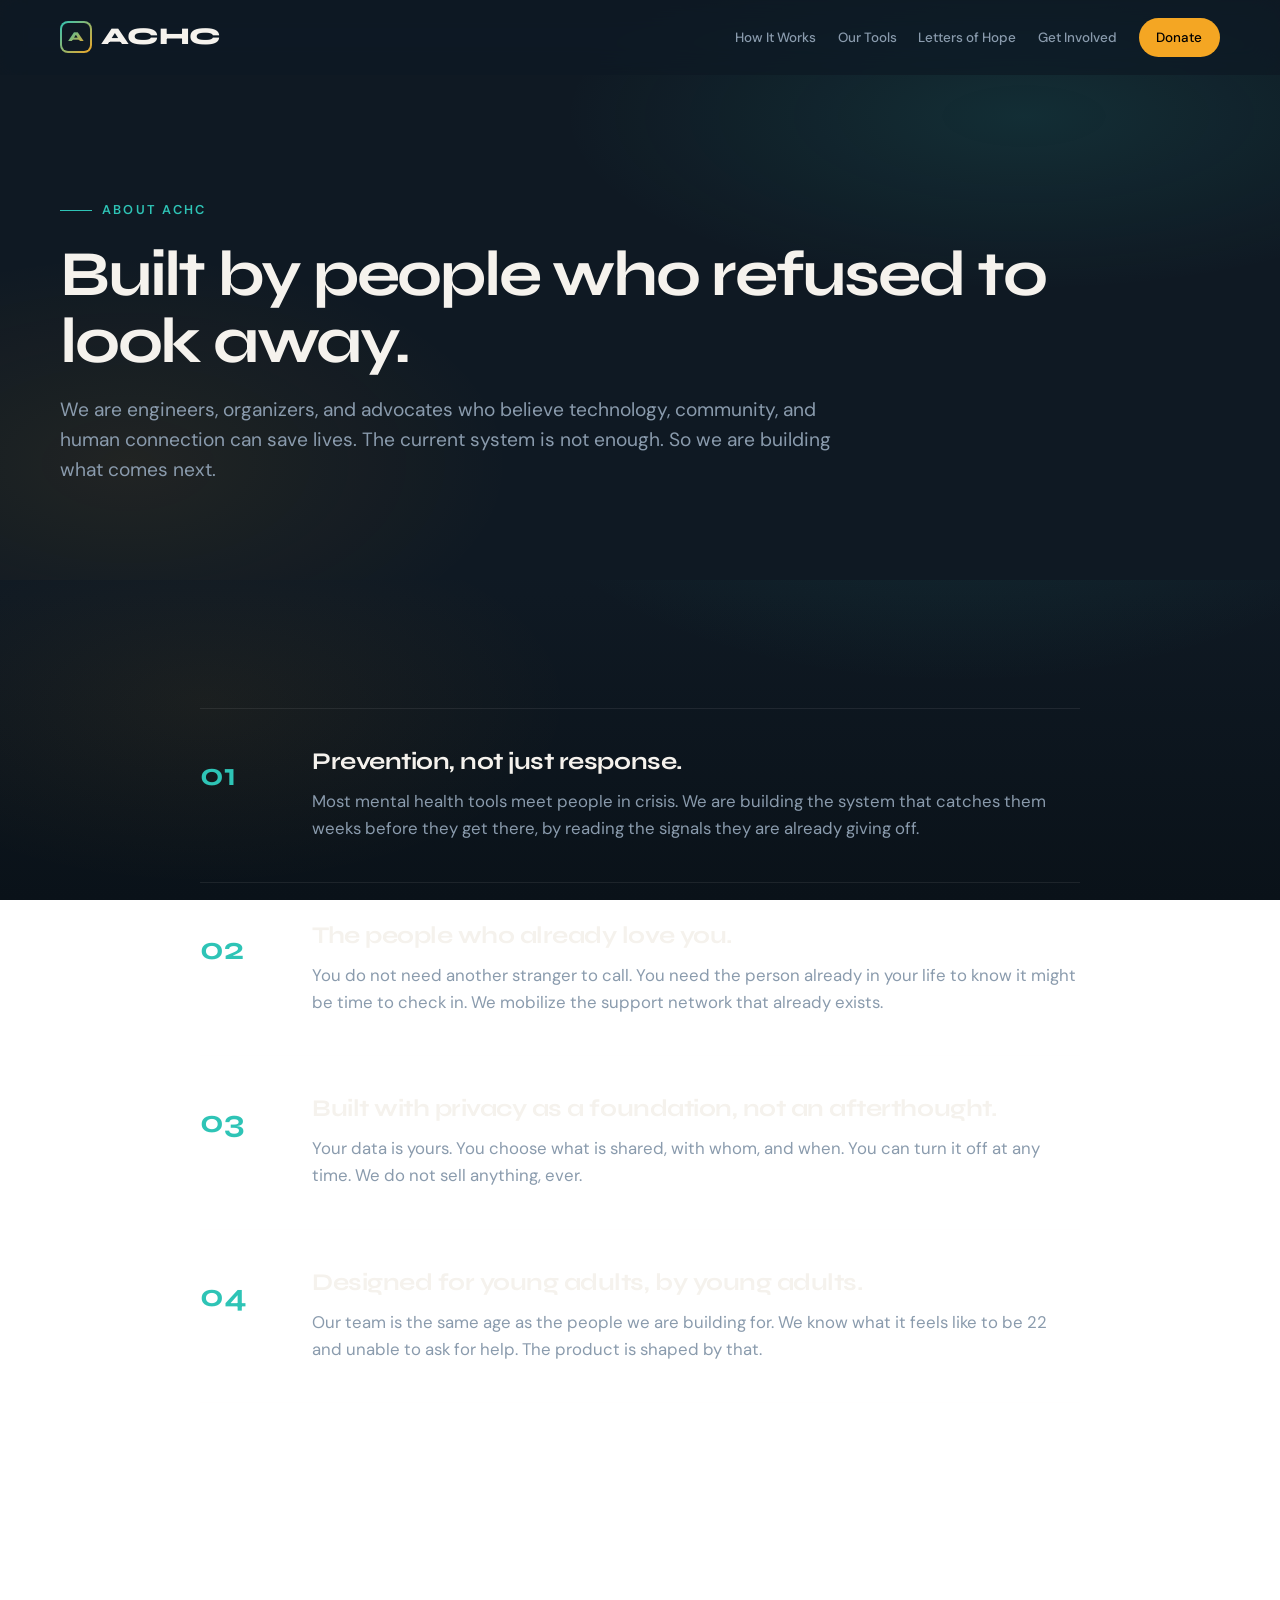
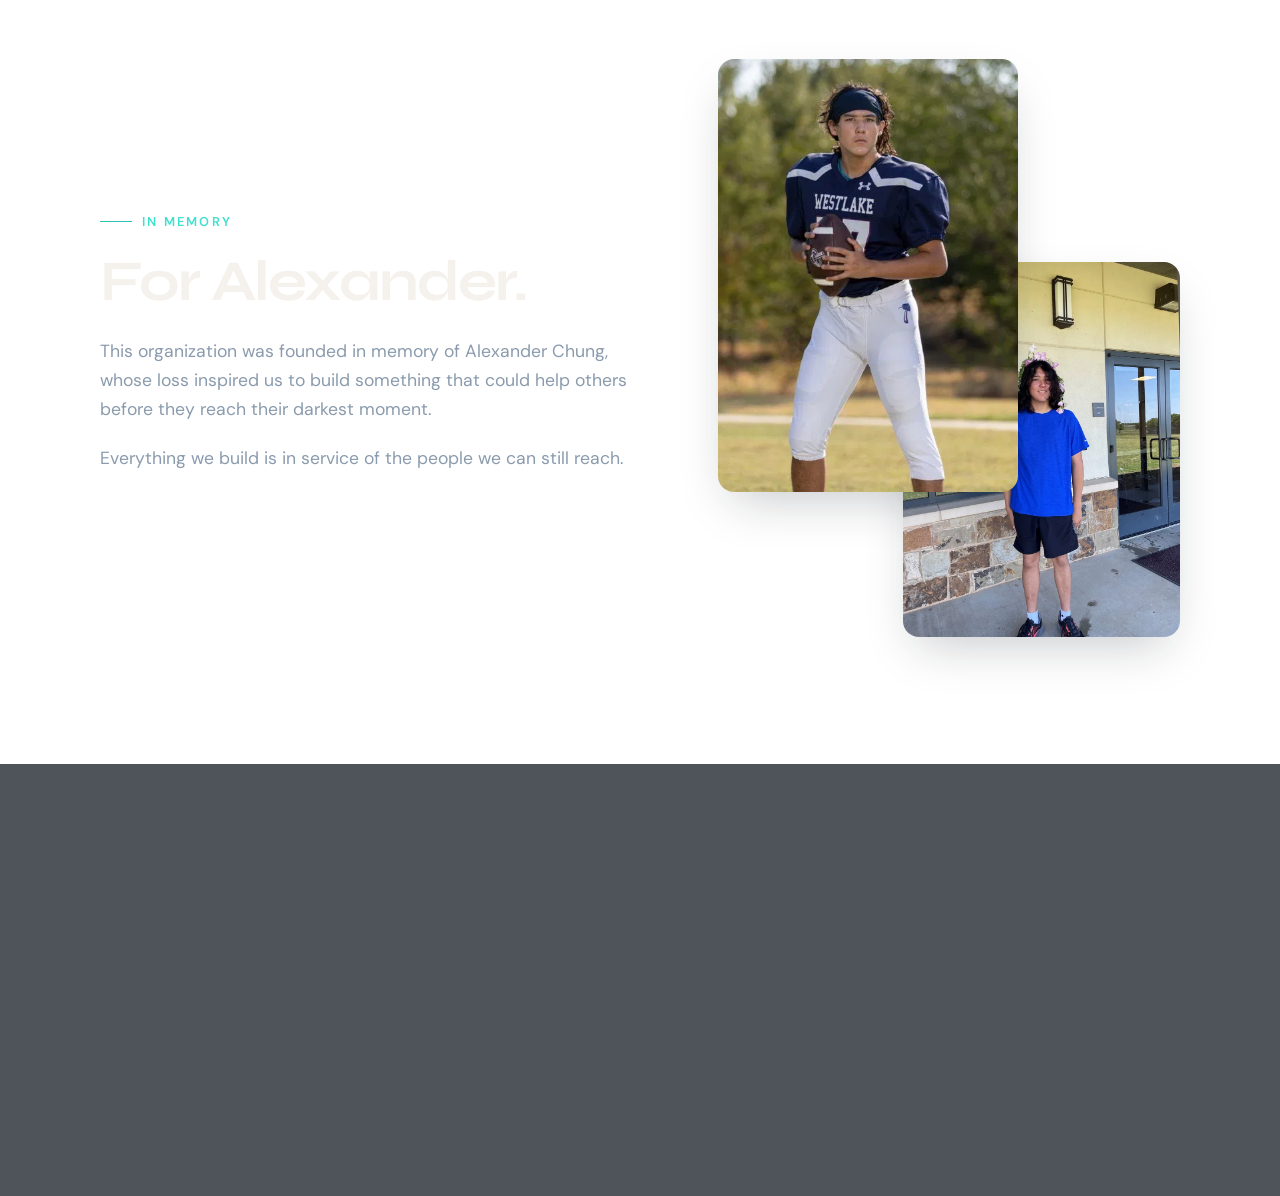
<file: about.html>
<!DOCTYPE html>
<html lang="en">
<head>
  <meta charset="UTF-8" />
  <meta name="viewport" content="width=device-width, initial-scale=1.0" />
  <title>About — ACHC</title>
  <meta name="description" content="ACHC was built by young people who believe technology, community, and human connection can save lives." />
  <link rel="preconnect" href="https://fonts.googleapis.com" />
  <link rel="preconnect" href="https://fonts.gstatic.com" crossorigin />
  <link href="https://fonts.googleapis.com/css2?family=Syne:wght@500;600;700;800&family=DM+Sans:wght@400;500;600;700&display=swap" rel="stylesheet" />
  <link rel="stylesheet" href="css/styles.css" />
  <style>
    .page-hero {
      padding: 12rem 0 6rem;
      background:
        radial-gradient(ellipse 60% 50% at 80% 20%, rgba(46, 196, 182, 0.12) 0%, transparent 60%),
        radial-gradient(ellipse 50% 60% at 10% 80%, rgba(244, 166, 35, 0.08) 0%, transparent 60%),
        var(--bg-primary);
    }
    .page-hero h1 {
      font-family: var(--font-display);
      font-weight: 700;
      font-size: clamp(2.4rem, 5.5vw, 4rem);
      letter-spacing: -0.035em;
      margin-bottom: 1.25rem;
      max-width: 22ch;
    }
    .page-hero .lead { max-width: 60ch; font-size: 1.2rem; }
    .principle {
      display: grid;
      grid-template-columns: 80px 1fr;
      gap: 2rem;
      padding: 2.5rem 0;
      border-top: 1px solid var(--border-subtle);
      align-items: start;
    }
    .principle:last-child { border-bottom: 1px solid var(--border-subtle); }
    .principle__num {
      font-family: var(--font-display);
      font-size: 2rem;
      font-weight: 700;
      color: var(--accent-teal);
    }
    .principle h3 { font-size: 1.5rem; margin-bottom: 0.85rem; letter-spacing: -0.02em; }
    .principle p { color: var(--text-muted); font-size: 1.05rem; line-height: 1.6; }
    @media (max-width: 720px) {
      .principle { grid-template-columns: 1fr; gap: 0.75rem; padding: 1.75rem 0; }
    }
  </style>
</head>
<body>

  <header class="navbar" id="top">
    <div class="container navbar__inner">
      <a href="index.html" class="logo"><span class="logo__mark"><span>A</span></span>ACHC</a>
      <nav>
        <ul class="nav-links" id="nav-links">
          <li><a href="index.html#how">How It Works</a></li>
          <li><a href="tools.html">Our Tools</a></li>
          <li><a href="index.html#letters">Letters of Hope</a></li>
          <li><a href="get-involved.html">Get Involved</a></li>
          <li><a href="index.html#fund" class="nav-cta">Donate</a></li>
        </ul>
      </nav>
      <button class="nav-toggle" id="nav-toggle" aria-label="Toggle menu"><span></span><span></span><span></span></button>
    </div>
  </header>

  <section class="page-hero">
    <div class="container reveal">
      <span class="eyebrow">About ACHC</span>
      <h1>Built by people who refused to look away.</h1>
      <p class="lead">We are engineers, organizers, and advocates who believe technology, community, and human connection can save lives. The current system is not enough. So we are building what comes next.</p>
    </div>
  </section>

  <section class="section section--dark">
    <div class="container">
      <div style="max-width: 880px; margin: 0 auto;">

        <div class="principle reveal">
          <div class="principle__num">01</div>
          <div>
            <h3>Prevention, not just response.</h3>
            <p>Most mental health tools meet people in crisis. We are building the system that catches them weeks before they get there, by reading the signals they are already giving off.</p>
          </div>
        </div>

        <div class="principle reveal">
          <div class="principle__num">02</div>
          <div>
            <h3>The people who already love you.</h3>
            <p>You do not need another stranger to call. You need the person already in your life to know it might be time to check in. We mobilize the support network that already exists.</p>
          </div>
        </div>

        <div class="principle reveal">
          <div class="principle__num">03</div>
          <div>
            <h3>Built with privacy as a foundation, not an afterthought.</h3>
            <p>Your data is yours. You choose what is shared, with whom, and when. You can turn it off at any time. We do not sell anything, ever.</p>
          </div>
        </div>

        <div class="principle reveal">
          <div class="principle__num">04</div>
          <div>
            <h3>Designed for young adults, by young adults.</h3>
            <p>Our team is the same age as the people we are building for. We know what it feels like to be 22 and unable to ask for help. The product is shaped by that.</p>
          </div>
        </div>

      </div>
    </div>
  </section>

  <section class="section section--cream">
    <div class="container">
      <div class="about-grid">
        <div class="about__copy reveal">
          <span class="eyebrow">In memory</span>
          <h2 class="display">For Alexander.</h2>
          <p>This organization was founded in memory of Alexander Chung, whose loss inspired us to build something that could help others before they reach their darkest moment.</p>
          <p>Everything we build is in service of the people we can still reach.</p>
        </div>
        <div class="about__photos reveal" data-delay="1">
          <img src="assets/alex-1.png" alt="Alexander Chung in his Westlake football jersey" loading="lazy" />
          <img src="assets/alex-2.png" alt="Alexander Chung wearing a flower crown, smiling" loading="lazy" />
        </div>
      </div>
    </div>
  </section>

  <footer class="footer">
    <div class="container">
      <div class="footer__top">
        <div class="footer__brand">
          <a href="index.html" class="logo"><span class="logo__mark"><span>A</span></span>ACHC</a>
          <p class="footer__tag">Suicide prevention for our generation. We catch the signs before crisis hits.</p>
        </div>
        <div>
          <h4>Product</h4>
          <ul>
            <li><a href="index.html#how">How it works</a></li>
            <li><a href="tools.html">Our tools</a></li>
            <li><a href="index.html#letters">Letters of Hope</a></li>
            <li><a href="index.html#fund">Donate</a></li>
          </ul>
        </div>
        <div>
          <h4>Organization</h4>
          <ul>
            <li><a href="about.html">About</a></li>
            <li><a href="get-involved.html">Get involved</a></li>
            <li><a href="mailto:hello@achc.org">Contact</a></li>
            <li><a href="index.html#fund">Support us</a></li>
          </ul>
        </div>
        <div>
          <h4>Crisis support</h4>
          <ul>
            <li><a href="tel:988">Call or text 988</a></li>
            <li><a href="https://988lifeline.org" target="_blank" rel="noopener">988lifeline.org</a></li>
            <li><a href="sms:741741&body=HOME">Text HOME to 741741</a></li>
          </ul>
        </div>
      </div>
      <div class="footer__bottom">
        <p class="footer__safe"><strong>If you are in crisis,</strong> please call or text 988. ACHC follows evidence-based safe-messaging guidelines for suicide prevention.</p>
        <p class="footer__copy">Founded in memory of Alexander Chung. © <span id="year">2025</span> ACHC.</p>
      </div>
    </div>
  </footer>

  <script src="js/main.js"></script>
</body>
</html>
</file>
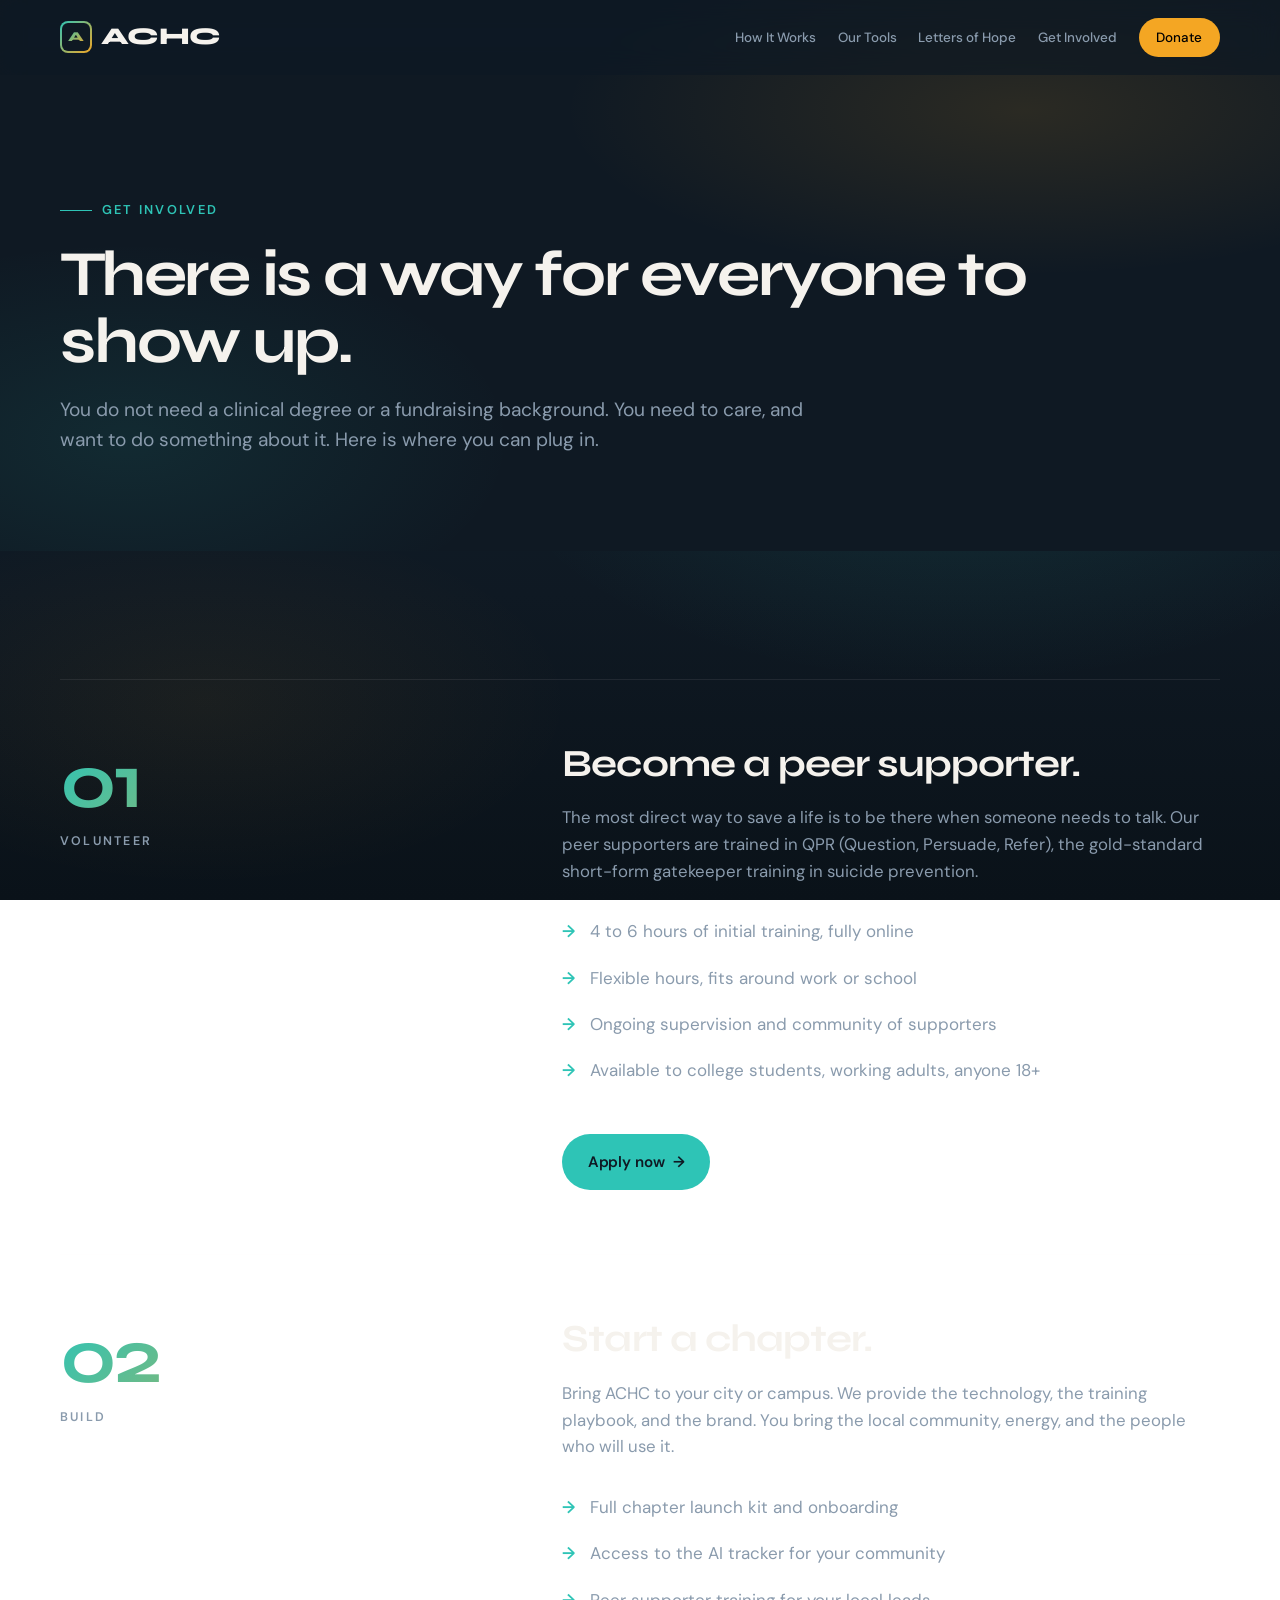
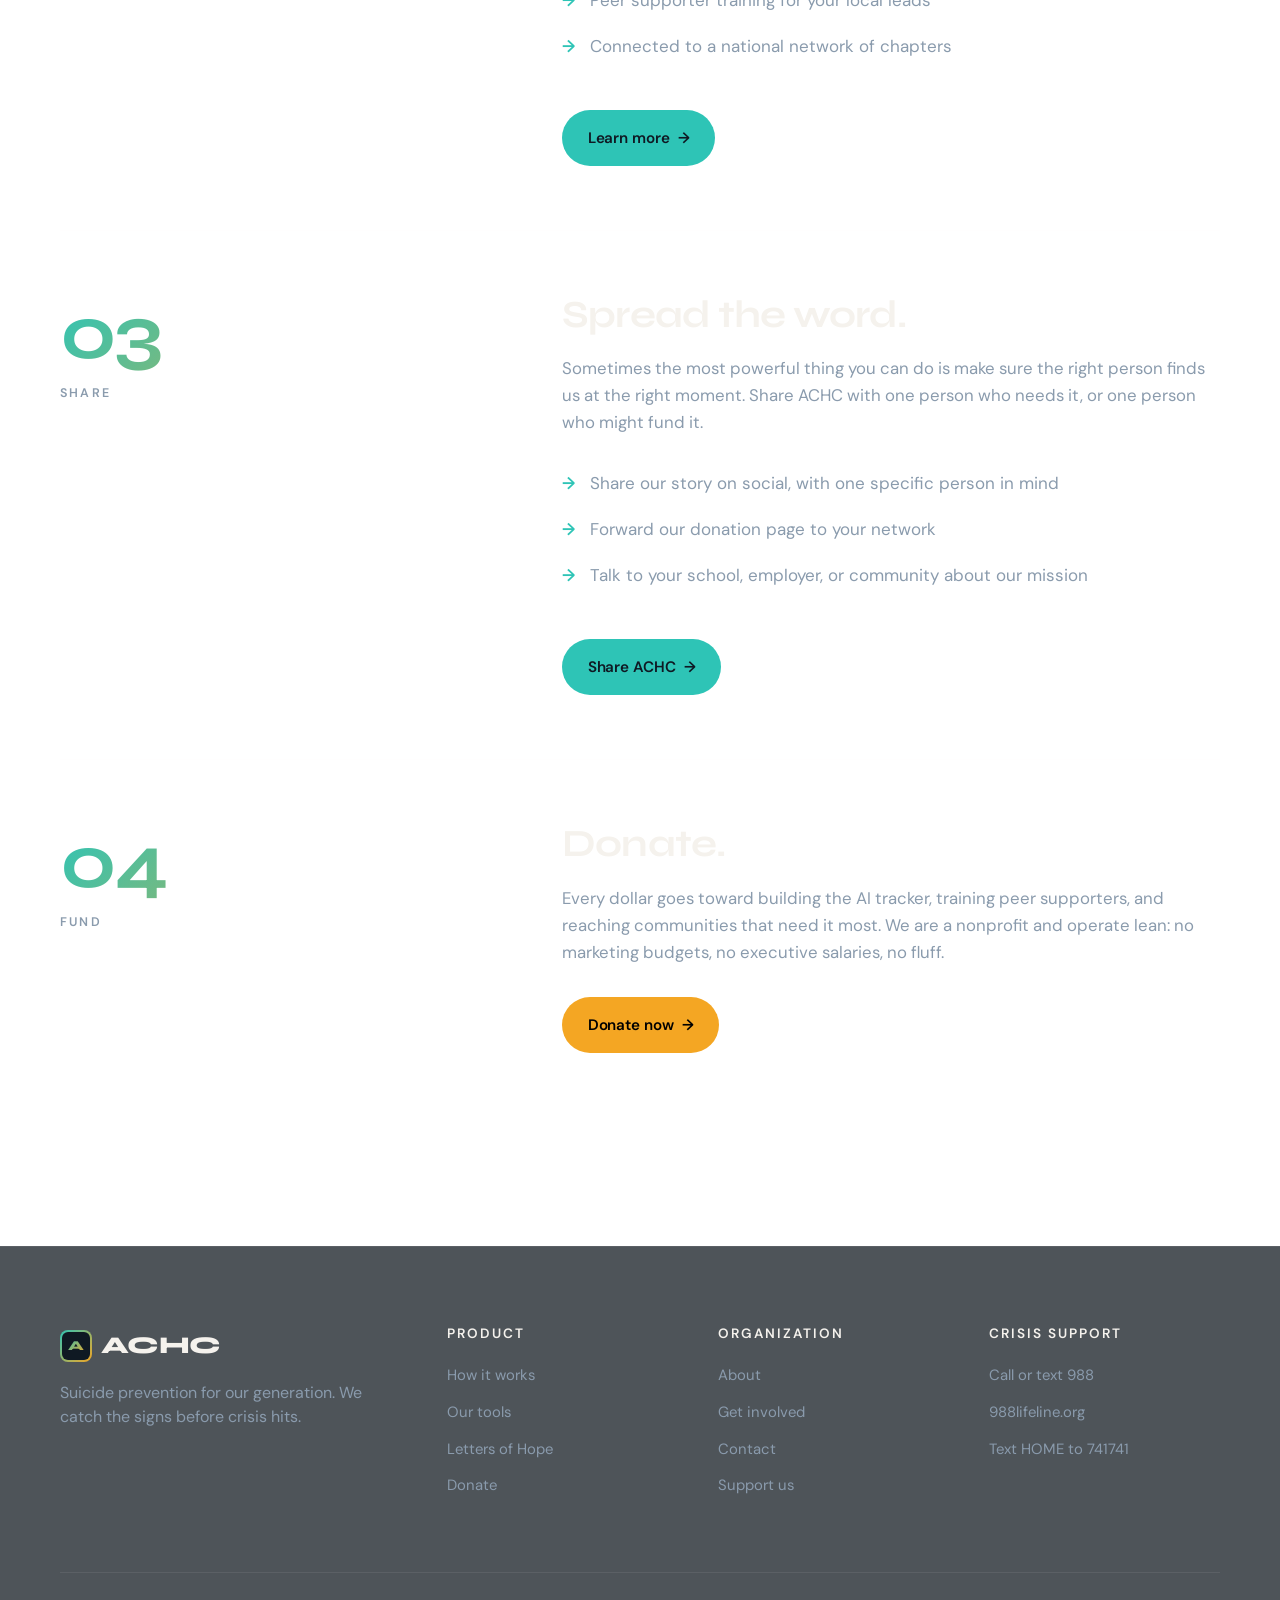
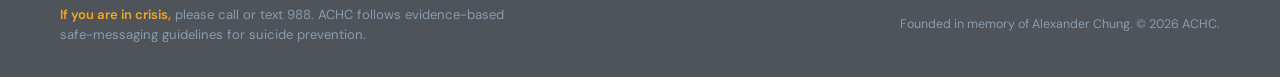
<file: get-involved.html>
<!DOCTYPE html>
<html lang="en">
<head>
  <meta charset="UTF-8" />
  <meta name="viewport" content="width=device-width, initial-scale=1.0" />
  <title>Get Involved — ACHC</title>
  <meta name="description" content="Volunteer, start a chapter, or help us spread the word. There is a way for everyone to show up." />
  <link rel="preconnect" href="https://fonts.googleapis.com" />
  <link rel="preconnect" href="https://fonts.gstatic.com" crossorigin />
  <link href="https://fonts.googleapis.com/css2?family=Syne:wght@500;600;700;800&family=DM+Sans:wght@400;500;600;700&display=swap" rel="stylesheet" />
  <link rel="stylesheet" href="css/styles.css" />
  <style>
    .page-hero {
      padding: 12rem 0 6rem;
      background:
        radial-gradient(ellipse 60% 50% at 80% 20%, rgba(244, 166, 35, 0.12) 0%, transparent 60%),
        radial-gradient(ellipse 50% 60% at 10% 80%, rgba(46, 196, 182, 0.1) 0%, transparent 60%),
        var(--bg-primary);
    }
    .page-hero h1 {
      font-family: var(--font-display);
      font-weight: 700;
      font-size: clamp(2.4rem, 5.5vw, 4rem);
      letter-spacing: -0.035em;
      margin-bottom: 1.25rem;
      max-width: 22ch;
    }
    .page-hero .lead { max-width: 60ch; font-size: 1.2rem; }
    .role-block {
      padding: 4rem 0;
      border-top: 1px solid var(--border-subtle);
      display: grid;
      grid-template-columns: 0.8fr 1.2fr;
      gap: clamp(2rem, 5vw, 4rem);
      align-items: start;
    }
    .role-block__num {
      font-family: var(--font-display);
      font-size: clamp(3rem, 6vw, 5rem);
      font-weight: 700;
      line-height: 1;
      background: linear-gradient(135deg, var(--accent-teal) 0%, var(--accent-gold) 100%);
      -webkit-background-clip: text;
      background-clip: text;
      -webkit-text-fill-color: transparent;
      letter-spacing: -0.04em;
    }
    .role-block__label {
      font-size: 0.78rem;
      letter-spacing: 0.18em;
      text-transform: uppercase;
      color: var(--text-muted);
      margin-top: 0.75rem;
      font-weight: 600;
    }
    .role-block h2 {
      font-family: var(--font-display);
      font-size: clamp(1.7rem, 3vw, 2.4rem);
      margin-bottom: 1.25rem;
      letter-spacing: -0.025em;
    }
    .role-block p {
      font-size: 1.05rem;
      color: var(--text-muted);
      line-height: 1.6;
      margin-bottom: 1rem;
    }
    .role-block ul { list-style: none; padding: 0; margin: 1.5rem 0; }
    .role-block li {
      padding: 0.6rem 0 0.6rem 1.75rem;
      color: var(--text-muted);
      position: relative;
    }
    .role-block li::before {
      content: '→';
      position: absolute;
      left: 0;
      color: var(--accent-teal);
      font-weight: 600;
    }
    @media (max-width: 820px) {
      .role-block { grid-template-columns: 1fr; gap: 1.5rem; padding: 2.5rem 0; }
    }
  </style>
</head>
<body>

  <header class="navbar" id="top">
    <div class="container navbar__inner">
      <a href="index.html" class="logo"><span class="logo__mark"><span>A</span></span>ACHC</a>
      <nav>
        <ul class="nav-links" id="nav-links">
          <li><a href="index.html#how">How It Works</a></li>
          <li><a href="tools.html">Our Tools</a></li>
          <li><a href="index.html#letters">Letters of Hope</a></li>
          <li><a href="get-involved.html">Get Involved</a></li>
          <li><a href="index.html#fund" class="nav-cta">Donate</a></li>
        </ul>
      </nav>
      <button class="nav-toggle" id="nav-toggle" aria-label="Toggle menu"><span></span><span></span><span></span></button>
    </div>
  </header>

  <section class="page-hero">
    <div class="container reveal">
      <span class="eyebrow">Get involved</span>
      <h1>There is a way for everyone to show up.</h1>
      <p class="lead">You do not need a clinical degree or a fundraising background. You need to care, and want to do something about it. Here is where you can plug in.</p>
    </div>
  </section>

  <section class="section section--dark">
    <div class="container">

      <div class="role-block reveal">
        <div>
          <div class="role-block__num">01</div>
          <div class="role-block__label">Volunteer</div>
        </div>
        <div>
          <h2>Become a peer supporter.</h2>
          <p>The most direct way to save a life is to be there when someone needs to talk. Our peer supporters are trained in QPR (Question, Persuade, Refer), the gold-standard short-form gatekeeper training in suicide prevention.</p>
          <ul>
            <li>4 to 6 hours of initial training, fully online</li>
            <li>Flexible hours, fits around work or school</li>
            <li>Ongoing supervision and community of supporters</li>
            <li>Available to college students, working adults, anyone 18+</li>
          </ul>
          <a href="mailto:volunteer@achc.org" class="btn btn--teal" style="margin-top: 1rem;">
            Apply now <span class="arrow">→</span>
          </a>
        </div>
      </div>

      <div class="role-block reveal">
        <div>
          <div class="role-block__num">02</div>
          <div class="role-block__label">Build</div>
        </div>
        <div>
          <h2>Start a chapter.</h2>
          <p>Bring ACHC to your city or campus. We provide the technology, the training playbook, and the brand. You bring the local community, energy, and the people who will use it.</p>
          <ul>
            <li>Full chapter launch kit and onboarding</li>
            <li>Access to the AI tracker for your community</li>
            <li>Peer supporter training for your local leads</li>
            <li>Connected to a national network of chapters</li>
          </ul>
          <a href="mailto:chapters@achc.org" class="btn btn--teal" style="margin-top: 1rem;">
            Learn more <span class="arrow">→</span>
          </a>
        </div>
      </div>

      <div class="role-block reveal">
        <div>
          <div class="role-block__num">03</div>
          <div class="role-block__label">Share</div>
        </div>
        <div>
          <h2>Spread the word.</h2>
          <p>Sometimes the most powerful thing you can do is make sure the right person finds us at the right moment. Share ACHC with one person who needs it, or one person who might fund it.</p>
          <ul>
            <li>Share our story on social, with one specific person in mind</li>
            <li>Forward our donation page to your network</li>
            <li>Talk to your school, employer, or community about our mission</li>
          </ul>
          <a href="index.html#involved" class="btn btn--teal" style="margin-top: 1rem;">
            Share ACHC <span class="arrow">→</span>
          </a>
        </div>
      </div>

      <div class="role-block reveal">
        <div>
          <div class="role-block__num">04</div>
          <div class="role-block__label">Fund</div>
        </div>
        <div>
          <h2>Donate.</h2>
          <p>Every dollar goes toward building the AI tracker, training peer supporters, and reaching communities that need it most. We are a nonprofit and operate lean: no marketing budgets, no executive salaries, no fluff.</p>
          <a href="index.html#fund" class="btn btn--gold" style="margin-top: 1rem;">
            Donate now <span class="arrow">→</span>
          </a>
        </div>
      </div>

    </div>
  </section>

  <footer class="footer">
    <div class="container">
      <div class="footer__top">
        <div class="footer__brand">
          <a href="index.html" class="logo"><span class="logo__mark"><span>A</span></span>ACHC</a>
          <p class="footer__tag">Suicide prevention for our generation. We catch the signs before crisis hits.</p>
        </div>
        <div>
          <h4>Product</h4>
          <ul>
            <li><a href="index.html#how">How it works</a></li>
            <li><a href="tools.html">Our tools</a></li>
            <li><a href="index.html#letters">Letters of Hope</a></li>
            <li><a href="index.html#fund">Donate</a></li>
          </ul>
        </div>
        <div>
          <h4>Organization</h4>
          <ul>
            <li><a href="about.html">About</a></li>
            <li><a href="get-involved.html">Get involved</a></li>
            <li><a href="mailto:hello@achc.org">Contact</a></li>
            <li><a href="index.html#fund">Support us</a></li>
          </ul>
        </div>
        <div>
          <h4>Crisis support</h4>
          <ul>
            <li><a href="tel:988">Call or text 988</a></li>
            <li><a href="https://988lifeline.org" target="_blank" rel="noopener">988lifeline.org</a></li>
            <li><a href="sms:741741&body=HOME">Text HOME to 741741</a></li>
          </ul>
        </div>
      </div>
      <div class="footer__bottom">
        <p class="footer__safe"><strong>If you are in crisis,</strong> please call or text 988. ACHC follows evidence-based safe-messaging guidelines for suicide prevention.</p>
        <p class="footer__copy">Founded in memory of Alexander Chung. © <span id="year">2025</span> ACHC.</p>
      </div>
    </div>
  </footer>

  <script src="js/main.js"></script>
</body>
</html>
</file>
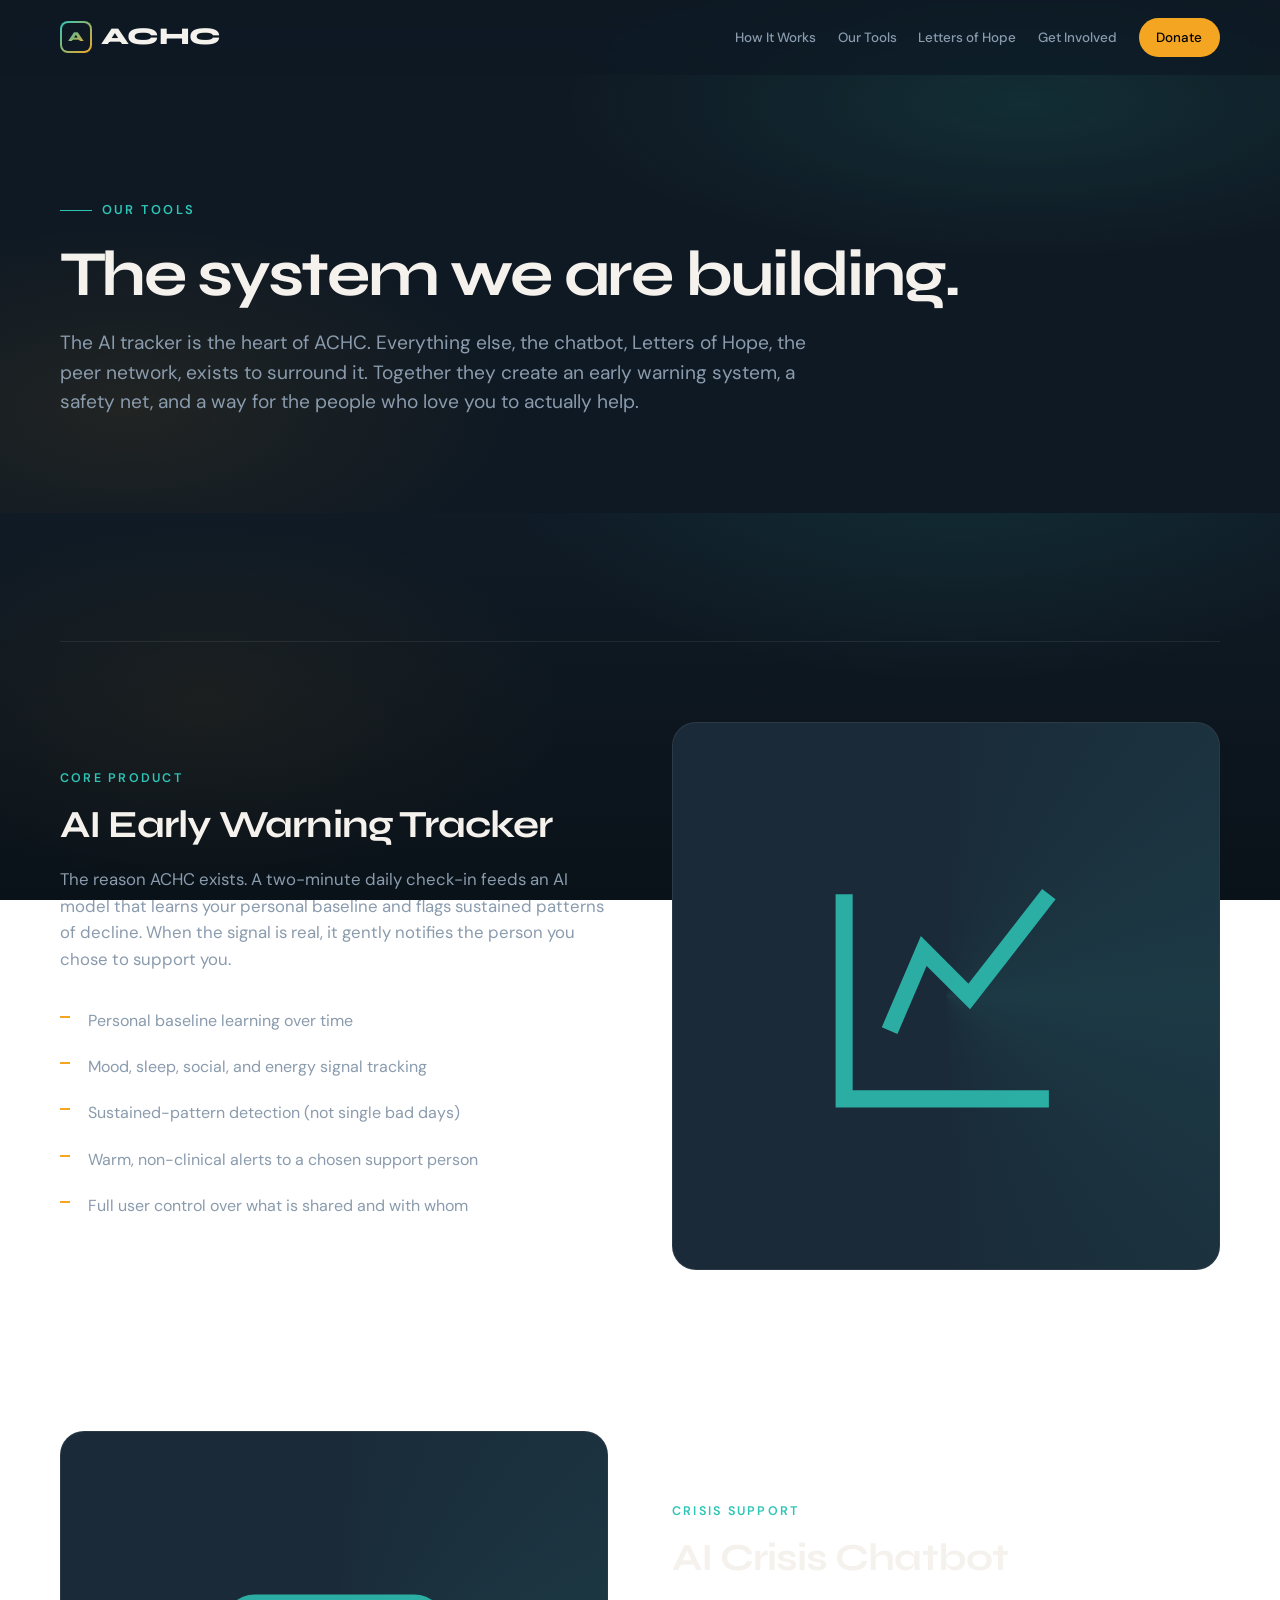
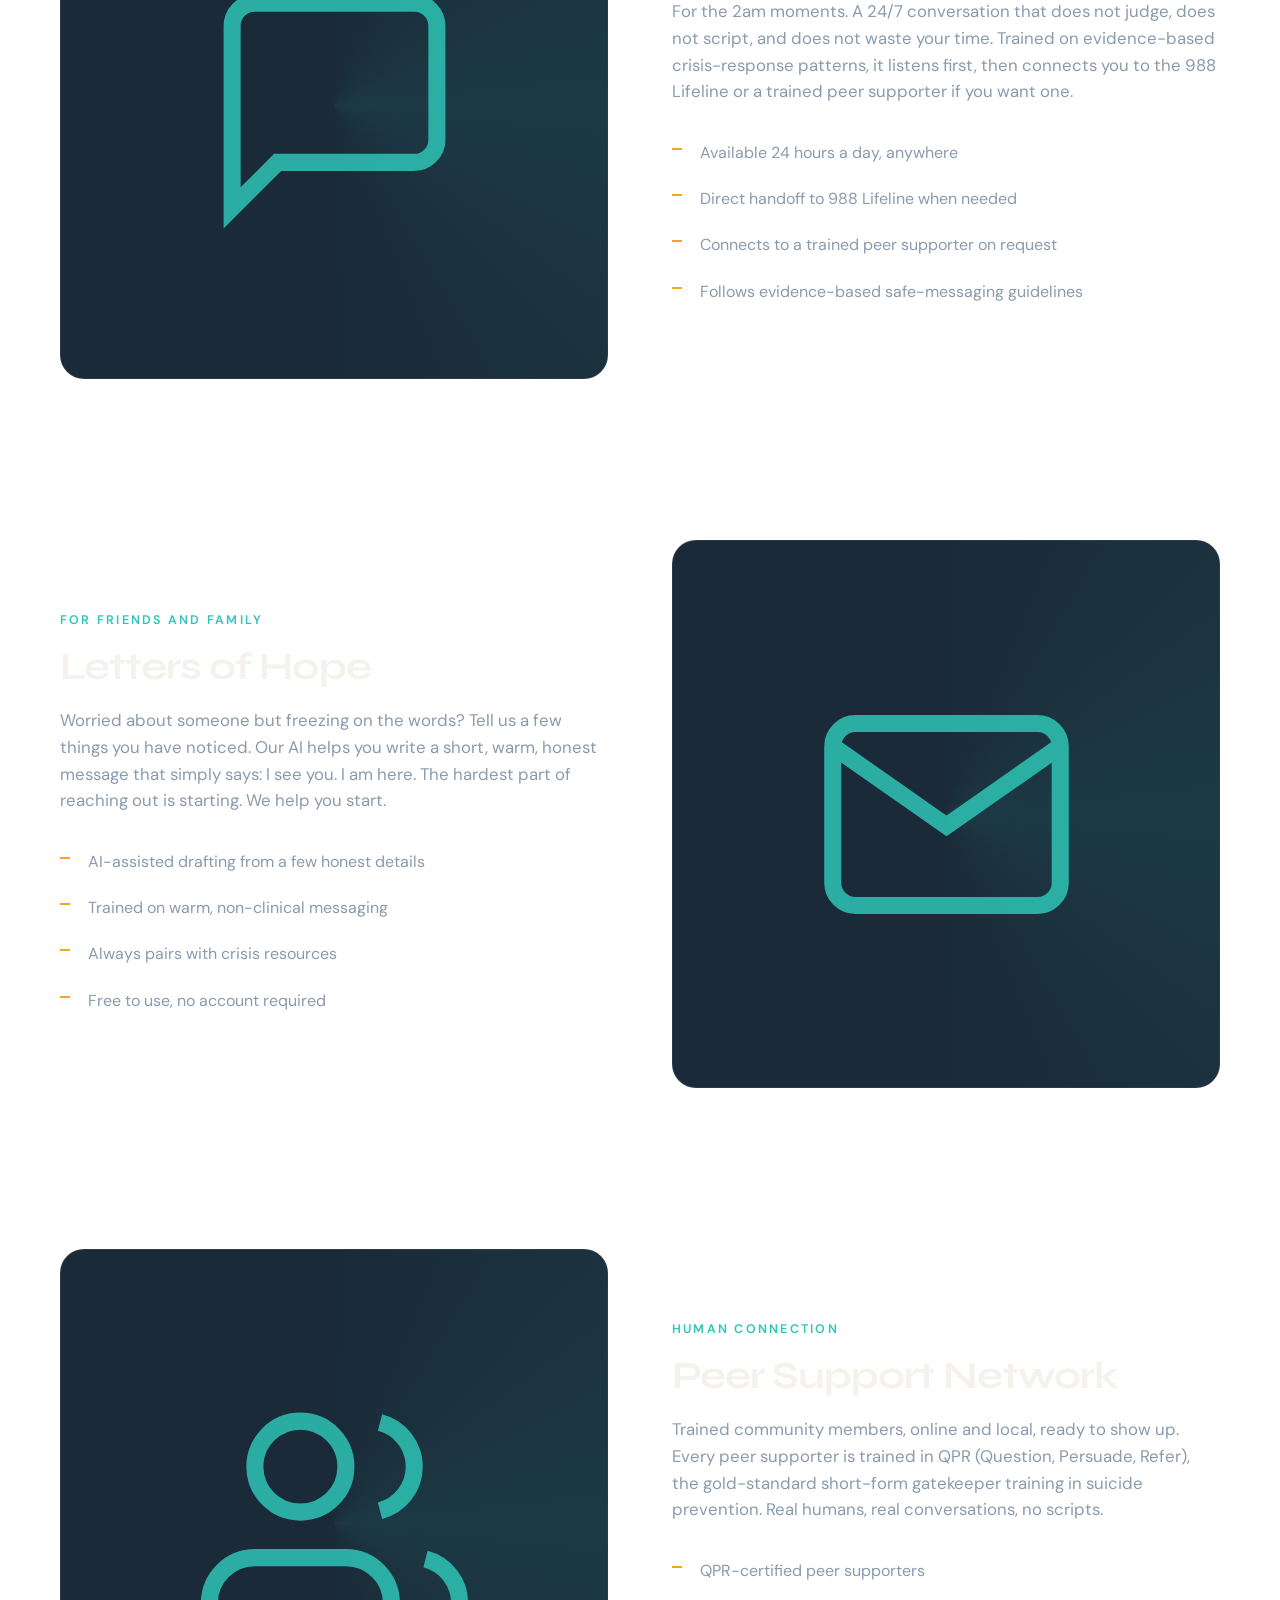
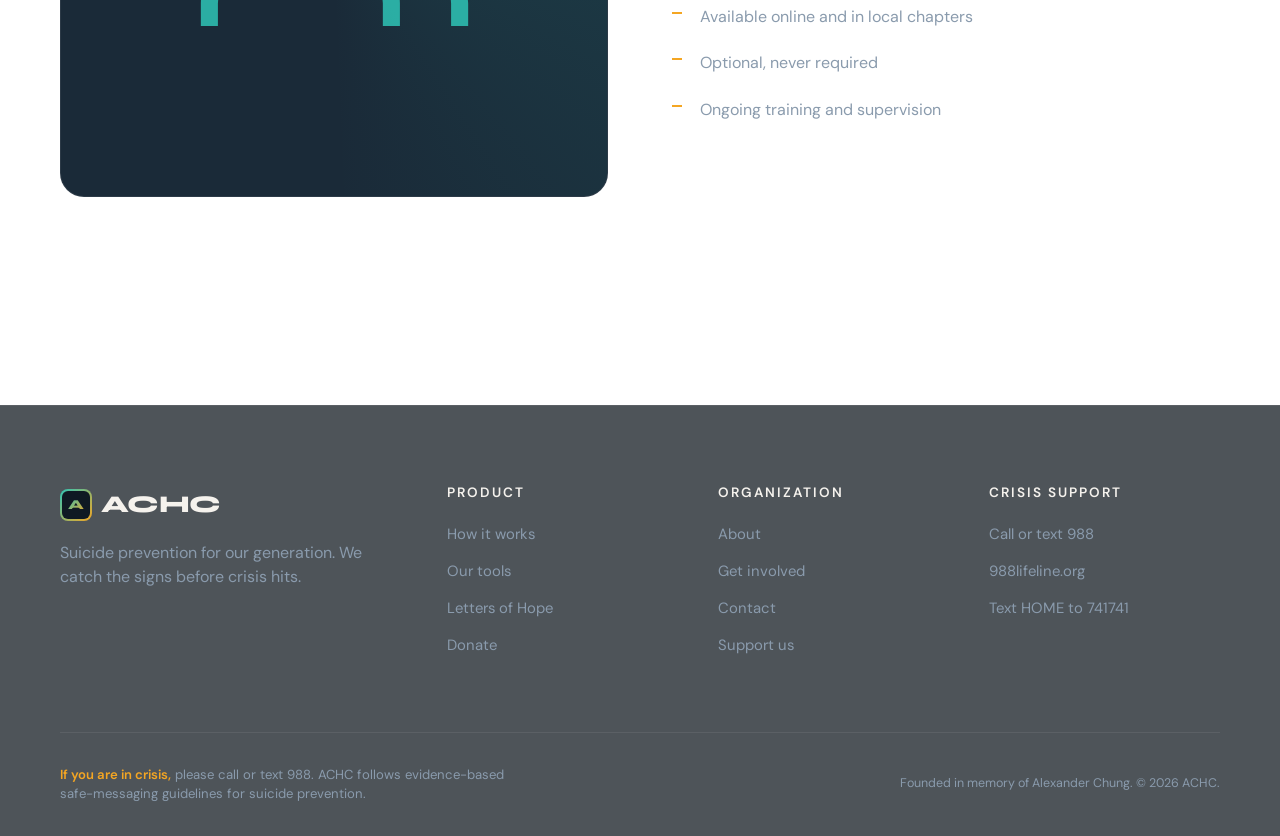
<file: tools.html>
<!DOCTYPE html>
<html lang="en">
<head>
  <meta charset="UTF-8" />
  <meta name="viewport" content="width=device-width, initial-scale=1.0" />
  <title>Our Tools — ACHC</title>
  <meta name="description" content="The AI tracker, the crisis chatbot, Letters of Hope, and the peer support network. Everything ACHC builds." />
  <link rel="preconnect" href="https://fonts.googleapis.com" />
  <link rel="preconnect" href="https://fonts.gstatic.com" crossorigin />
  <link href="https://fonts.googleapis.com/css2?family=Syne:wght@500;600;700;800&family=DM+Sans:wght@400;500;600;700&display=swap" rel="stylesheet" />
  <link rel="stylesheet" href="css/styles.css" />
  <style>
    .page-hero {
      padding: 12rem 0 6rem;
      background:
        radial-gradient(ellipse 60% 50% at 80% 20%, rgba(46, 196, 182, 0.12) 0%, transparent 60%),
        radial-gradient(ellipse 50% 60% at 10% 80%, rgba(244, 166, 35, 0.08) 0%, transparent 60%),
        var(--bg-primary);
    }
    .page-hero h1 {
      font-family: var(--font-display);
      font-weight: 700;
      font-size: clamp(2.4rem, 5.5vw, 4rem);
      letter-spacing: -0.035em;
      margin-bottom: 1.25rem;
      max-width: 22ch;
    }
    .page-hero .lead { max-width: 60ch; font-size: 1.2rem; }
    .tool-deep {
      display: grid;
      grid-template-columns: 1fr 1fr;
      gap: clamp(2rem, 5vw, 5rem);
      align-items: center;
      padding: 5rem 0;
      border-top: 1px solid var(--border-subtle);
    }
    .tool-deep:nth-child(even) .tool-deep__copy { order: 2; }
    .tool-deep__tag {
      display: inline-block;
      font-family: var(--font-body);
      font-size: 0.78rem;
      letter-spacing: 0.18em;
      text-transform: uppercase;
      color: var(--accent-teal);
      margin-bottom: 1rem;
      font-weight: 600;
    }
    .tool-deep h2 {
      font-family: var(--font-display);
      font-size: clamp(1.8rem, 3vw, 2.5rem);
      letter-spacing: -0.025em;
      margin-bottom: 1.25rem;
    }
    .tool-deep p {
      color: var(--text-muted);
      font-size: 1.05rem;
      line-height: 1.6;
      margin-bottom: 1.25rem;
    }
    .tool-deep ul {
      list-style: none;
      padding: 0;
      margin: 1.5rem 0 0;
    }
    .tool-deep li {
      padding: 0.65rem 0 0.65rem 1.75rem;
      color: var(--text-muted);
      position: relative;
      font-size: 1rem;
    }
    .tool-deep li::before {
      content: '';
      position: absolute;
      left: 0; top: 1.15rem;
      width: 10px; height: 2px;
      background: var(--accent-gold);
    }
    .tool-visual {
      aspect-ratio: 1 / 1;
      background: var(--bg-card);
      border-radius: 24px;
      border: 1px solid var(--border-subtle);
      display: grid;
      place-items: center;
      position: relative;
      overflow: hidden;
    }
    .tool-visual svg { width: 50%; height: 50%; color: var(--accent-teal); opacity: 0.85; }
    .tool-visual::before {
      content: '';
      position: absolute;
      inset: -50%;
      background: conic-gradient(from 0deg, transparent 0deg, rgba(46, 196, 182, 0.1) 90deg, transparent 180deg);
      animation: rotate 12s linear infinite;
    }
    @keyframes rotate { to { transform: rotate(360deg); } }
    @media (max-width: 820px) {
      .tool-deep { grid-template-columns: 1fr; padding: 3rem 0; }
      .tool-deep:nth-child(even) .tool-deep__copy { order: 0; }
      .tool-visual { max-width: 320px; margin: 0 auto; }
    }
  </style>
</head>
<body>

  <header class="navbar" id="top">
    <div class="container navbar__inner">
      <a href="index.html" class="logo"><span class="logo__mark"><span>A</span></span>ACHC</a>
      <nav>
        <ul class="nav-links" id="nav-links">
          <li><a href="index.html#how">How It Works</a></li>
          <li><a href="tools.html">Our Tools</a></li>
          <li><a href="index.html#letters">Letters of Hope</a></li>
          <li><a href="get-involved.html">Get Involved</a></li>
          <li><a href="index.html#fund" class="nav-cta">Donate</a></li>
        </ul>
      </nav>
      <button class="nav-toggle" id="nav-toggle" aria-label="Toggle menu"><span></span><span></span><span></span></button>
    </div>
  </header>

  <section class="page-hero">
    <div class="container reveal">
      <span class="eyebrow">Our tools</span>
      <h1>The system we are building.</h1>
      <p class="lead">The AI tracker is the heart of ACHC. Everything else, the chatbot, Letters of Hope, the peer network, exists to surround it. Together they create an early warning system, a safety net, and a way for the people who love you to actually help.</p>
    </div>
  </section>

  <section class="section section--dark">
    <div class="container">

      <div class="tool-deep reveal">
        <div class="tool-deep__copy">
          <span class="tool-deep__tag">Core product</span>
          <h2>AI Early Warning Tracker</h2>
          <p>The reason ACHC exists. A two-minute daily check-in feeds an AI model that learns your personal baseline and flags sustained patterns of decline. When the signal is real, it gently notifies the person you chose to support you.</p>
          <ul>
            <li>Personal baseline learning over time</li>
            <li>Mood, sleep, social, and energy signal tracking</li>
            <li>Sustained-pattern detection (not single bad days)</li>
            <li>Warm, non-clinical alerts to a chosen support person</li>
            <li>Full user control over what is shared and with whom</li>
          </ul>
        </div>
        <div class="tool-visual">
          <svg viewBox="0 0 24 24" fill="none" stroke="currentColor" stroke-width="1.5"><path d="M3 3v18h18"/><path d="M7 15l3-7 4 4 7-9"/></svg>
        </div>
      </div>

      <div class="tool-deep reveal">
        <div class="tool-deep__copy">
          <span class="tool-deep__tag">Crisis support</span>
          <h2>AI Crisis Chatbot</h2>
          <p>For the 2am moments. A 24/7 conversation that does not judge, does not script, and does not waste your time. Trained on evidence-based crisis-response patterns, it listens first, then connects you to the 988 Lifeline or a trained peer supporter if you want one.</p>
          <ul>
            <li>Available 24 hours a day, anywhere</li>
            <li>Direct handoff to 988 Lifeline when needed</li>
            <li>Connects to a trained peer supporter on request</li>
            <li>Follows evidence-based safe-messaging guidelines</li>
          </ul>
        </div>
        <div class="tool-visual">
          <svg viewBox="0 0 24 24" fill="none" stroke="currentColor" stroke-width="1.5"><path d="M21 15a2 2 0 0 1-2 2H7l-4 4V5a2 2 0 0 1 2-2h14a2 2 0 0 1 2 2z"/></svg>
        </div>
      </div>

      <div class="tool-deep reveal">
        <div class="tool-deep__copy">
          <span class="tool-deep__tag">For friends and family</span>
          <h2>Letters of Hope</h2>
          <p>Worried about someone but freezing on the words? Tell us a few things you have noticed. Our AI helps you write a short, warm, honest message that simply says: I see you. I am here. The hardest part of reaching out is starting. We help you start.</p>
          <ul>
            <li>AI-assisted drafting from a few honest details</li>
            <li>Trained on warm, non-clinical messaging</li>
            <li>Always pairs with crisis resources</li>
            <li>Free to use, no account required</li>
          </ul>
        </div>
        <div class="tool-visual">
          <svg viewBox="0 0 24 24" fill="none" stroke="currentColor" stroke-width="1.5"><path d="M4 4h16c1.1 0 2 .9 2 2v12c0 1.1-.9 2-2 2H4c-1.1 0-2-.9-2-2V6c0-1.1.9-2 2-2z"/><path d="M22 6l-10 7L2 6"/></svg>
        </div>
      </div>

      <div class="tool-deep reveal">
        <div class="tool-deep__copy">
          <span class="tool-deep__tag">Human connection</span>
          <h2>Peer Support Network</h2>
          <p>Trained community members, online and local, ready to show up. Every peer supporter is trained in QPR (Question, Persuade, Refer), the gold-standard short-form gatekeeper training in suicide prevention. Real humans, real conversations, no scripts.</p>
          <ul>
            <li>QPR-certified peer supporters</li>
            <li>Available online and in local chapters</li>
            <li>Optional, never required</li>
            <li>Ongoing training and supervision</li>
          </ul>
        </div>
        <div class="tool-visual">
          <svg viewBox="0 0 24 24" fill="none" stroke="currentColor" stroke-width="1.5"><path d="M17 21v-2a4 4 0 0 0-4-4H5a4 4 0 0 0-4 4v2"/><circle cx="9" cy="7" r="4"/><path d="M23 21v-2a4 4 0 0 0-3-3.87M16 3.13a4 4 0 0 1 0 7.75"/></svg>
        </div>
      </div>

    </div>
  </section>

  <footer class="footer">
    <div class="container">
      <div class="footer__top">
        <div class="footer__brand">
          <a href="index.html" class="logo"><span class="logo__mark"><span>A</span></span>ACHC</a>
          <p class="footer__tag">Suicide prevention for our generation. We catch the signs before crisis hits.</p>
        </div>
        <div>
          <h4>Product</h4>
          <ul>
            <li><a href="index.html#how">How it works</a></li>
            <li><a href="tools.html">Our tools</a></li>
            <li><a href="index.html#letters">Letters of Hope</a></li>
            <li><a href="index.html#fund">Donate</a></li>
          </ul>
        </div>
        <div>
          <h4>Organization</h4>
          <ul>
            <li><a href="about.html">About</a></li>
            <li><a href="get-involved.html">Get involved</a></li>
            <li><a href="mailto:hello@achc.org">Contact</a></li>
            <li><a href="index.html#fund">Support us</a></li>
          </ul>
        </div>
        <div>
          <h4>Crisis support</h4>
          <ul>
            <li><a href="tel:988">Call or text 988</a></li>
            <li><a href="https://988lifeline.org" target="_blank" rel="noopener">988lifeline.org</a></li>
            <li><a href="sms:741741&body=HOME">Text HOME to 741741</a></li>
          </ul>
        </div>
      </div>
      <div class="footer__bottom">
        <p class="footer__safe"><strong>If you are in crisis,</strong> please call or text 988. ACHC follows evidence-based safe-messaging guidelines for suicide prevention.</p>
        <p class="footer__copy">Founded in memory of Alexander Chung. © <span id="year">2025</span> ACHC.</p>
      </div>
    </div>
  </footer>

  <script src="js/main.js"></script>
</body>
</html>
</file>
<file: css/styles.css>
/* =========================================================
   ACHC — Stylesheet
   Aesthetic: modern health-tech, dark navy with teal & gold
   ========================================================= */

:root {
  --bg-primary: #0F1923;
  --bg-card: #1A2A38;
  --bg-card-2: #213545;
  --bg-light: #F5F2ED;
  --bg-light-2: #ECE7DE;
  --accent-teal: #2EC4B6;
  --accent-teal-bright: #3FE0CE;
  --accent-gold: #F4A623;
  --accent-gold-bright: #FFBC4A;
  --text-primary: #F5F2ED;
  --text-dark: #1A1A1A;
  --text-muted: #8A9BAD;
  --text-muted-dark: #5A6A78;
  --border-subtle: rgba(245, 242, 237, 0.08);
  --border-dark: rgba(26, 26, 26, 0.1);

  --font-display: 'Syne', sans-serif;
  --font-body: 'DM Sans', sans-serif;

  --container-max: 1240px;
  --section-py: clamp(5rem, 10vw, 9rem);

  --shadow-card: 0 20px 60px -20px rgba(0, 0, 0, 0.4);
  --shadow-card-hover: 0 30px 80px -20px rgba(46, 196, 182, 0.25);
}

/* ---------- Reset / base ---------- */
*, *::before, *::after { box-sizing: border-box; }
html { scroll-behavior: smooth; -webkit-text-size-adjust: 100%; }
body {
  margin: 0;
  font-family: var(--font-body);
  font-size: 17px;
  line-height: 1.6;
  color: var(--text-primary);
  background:
    radial-gradient(ellipse 70% 42% at 82% 6%, rgba(46, 196, 182, 0.22) 0%, transparent 58%),
    radial-gradient(ellipse 56% 40% at 10% 18%, rgba(244, 166, 35, 0.08) 0%, transparent 60%),
    radial-gradient(ellipse 60% 45% at 75% 48%, rgba(46, 196, 182, 0.12) 0%, transparent 62%),
    radial-gradient(ellipse 48% 34% at 16% 78%, rgba(244, 166, 35, 0.06) 0%, transparent 60%),
    linear-gradient(180deg, #102531 0%, #0F1E2A 34%, #0F1923 66%, #0A1219 100%);
  background-attachment: fixed;
  -webkit-font-smoothing: antialiased;
  text-rendering: optimizeLegibility;
  overflow-x: hidden;
}
img { max-width: 100%; display: block; }
a { color: inherit; text-decoration: none; }
button { font-family: inherit; cursor: pointer; border: none; background: none; color: inherit; }
h1, h2, h3, h4 {
  font-family: var(--font-display);
  font-weight: 700;
  line-height: 1.05;
  letter-spacing: -0.02em;
  margin: 0;
}
p { margin: 0; }

.container {
  width: 100%;
  max-width: var(--container-max);
  margin: 0 auto;
  padding: 0 clamp(1.25rem, 4vw, 2.5rem);
}

/* ---------- Section helpers ---------- */
.section { padding: var(--section-py) 0; position: relative; }
.section--light,
.section--dark,
.section--cream {
  background: transparent;
  color: var(--text-primary);
}

.eyebrow {
  display: inline-flex;
  align-items: center;
  gap: 0.6rem;
  font-family: var(--font-body);
  font-size: 0.8rem;
  font-weight: 600;
  letter-spacing: 0.18em;
  text-transform: uppercase;
  color: var(--accent-teal);
  margin-bottom: 1.25rem;
}
.eyebrow::before {
  content: '';
  width: 2rem;
  height: 1px;
  background: var(--accent-teal);
}
.section--light .eyebrow,
.section--cream .eyebrow { color: var(--accent-teal-bright); }

h1.display, h2.display {
  font-size: clamp(2.4rem, 5.5vw, 4.5rem);
  letter-spacing: -0.035em;
}
h2.display { font-size: clamp(2rem, 4.5vw, 3.6rem); }
.lead {
  font-size: clamp(1.05rem, 1.4vw, 1.25rem);
  color: var(--text-muted);
  max-width: 60ch;
  line-height: 1.55;
}
.section--light .lead, .section--cream .lead { color: var(--text-muted); }

/* ---------- Buttons ---------- */
.btn {
  display: inline-flex;
  align-items: center;
  gap: 0.5rem;
  padding: 1rem 1.6rem;
  font-family: var(--font-body);
  font-weight: 600;
  font-size: 0.95rem;
  letter-spacing: -0.005em;
  border-radius: 999px;
  transition: transform 0.25s ease, box-shadow 0.25s ease, background 0.25s ease, color 0.25s ease;
  white-space: nowrap;
  will-change: transform;
}
.btn--teal {
  background: var(--accent-teal);
  color: var(--bg-primary);
}
.btn--teal:hover {
  background: var(--accent-teal-bright);
  transform: translateY(-2px);
  box-shadow: 0 18px 40px -12px rgba(46, 196, 182, 0.55);
}
.btn--gold {
  background: var(--accent-gold);
  color: #000000;
}
.btn--gold:hover {
  background: var(--accent-gold-bright);
  color: #000000;
  transform: translateY(-2px);
  box-shadow: 0 18px 40px -12px rgba(244, 166, 35, 0.55);
}
.btn--ghost {
  background: transparent;
  color: var(--text-primary);
  border: 1px solid var(--border-subtle);
}
.btn--ghost:hover {
  border-color: var(--accent-teal);
  color: var(--accent-teal);
  transform: translateY(-2px);
}
.btn .arrow {
  transition: transform 0.25s ease;
}
.btn:hover .arrow {
  transform: translateX(4px);
}

/* ---------- Navbar ---------- */
.navbar {
  position: fixed;
  top: 0; left: 0; right: 0;
  z-index: 100;
  padding: 1.1rem 0;
  background: rgba(15, 25, 35, 0.7);
  backdrop-filter: blur(14px) saturate(140%);
  -webkit-backdrop-filter: blur(14px) saturate(140%);
  border-bottom: 1px solid transparent;
  transition: background 0.3s ease, border-color 0.3s ease, padding 0.3s ease;
}
.navbar.is-scrolled {
  padding: 0.7rem 0;
  background: rgba(15, 25, 35, 0.92);
  border-bottom-color: var(--border-subtle);
}
.navbar__inner {
  display: flex;
  align-items: center;
  justify-content: space-between;
  gap: 2rem;
}
.logo {
  font-family: var(--font-display);
  font-weight: 800;
  font-size: 1.5rem;
  letter-spacing: -0.02em;
  display: inline-flex;
  align-items: center;
  gap: 0.55rem;
  color: var(--text-primary);
}
.logo__mark {
  width: 32px;
  height: 32px;
  display: inline-grid;
  place-items: center;
  border-radius: 8px;
  background: linear-gradient(135deg, var(--accent-teal) 0%, var(--accent-gold) 100%);
  position: relative;
  overflow: hidden;
}
.logo__mark::after {
  content: '';
  position: absolute;
  inset: 2px;
  background: var(--bg-primary);
  border-radius: 6px;
}
.logo__mark span {
  position: relative;
  font-size: 0.85rem;
  font-weight: 800;
  background: linear-gradient(135deg, var(--accent-teal) 0%, var(--accent-gold) 100%);
  -webkit-background-clip: text;
  background-clip: text;
  -webkit-text-fill-color: transparent;
  z-index: 1;
}
.nav-links {
  display: flex;
  align-items: center;
  gap: clamp(0.95rem, 1.7vw, 1.65rem);
  list-style: none;
  padding: 0; margin: 0;
}
.nav-links a {
  font-size: clamp(0.78rem, 1.05vw, 0.92rem);
  font-weight: 500;
  color: var(--text-muted);
  transition: color 0.2s ease;
  position: relative;
  white-space: nowrap;
}
.nav-links a:hover { color: var(--text-primary); }
.nav-links a::after {
  content: '';
  position: absolute;
  left: 0; bottom: -6px;
  width: 0;
  height: 2px;
  background: var(--accent-teal);
  transition: width 0.25s ease;
}
.nav-links a:hover::after { width: 100%; }
.nav-cta {
  padding: 0.7rem 1.1rem;
  background: var(--accent-gold);
  color: #000000;
  border-radius: 999px;
  font-weight: 600;
  transition: transform 0.2s ease, background 0.2s ease;
}
.nav-links .nav-cta { color: #000000; }
.nav-links .nav-cta:hover { color: #000000; }
.nav-cta:hover { background: var(--accent-gold-bright); color: #000000; transform: translateY(-1px); }
.nav-cta::after { display: none; }

.nav-toggle {
  display: none;
  width: 40px;
  height: 40px;
  position: relative;
  z-index: 110;
}
.nav-toggle span {
  position: absolute;
  left: 8px;
  width: 24px;
  height: 2px;
  background: var(--text-primary);
  transition: transform 0.3s ease, top 0.3s ease, opacity 0.2s ease;
}
.nav-toggle span:nth-child(1) { top: 14px; }
.nav-toggle span:nth-child(2) { top: 20px; }
.nav-toggle span:nth-child(3) { top: 26px; }
.nav-toggle.is-open span:nth-child(1) { top: 20px; transform: rotate(45deg); }
.nav-toggle.is-open span:nth-child(2) { opacity: 0; }
.nav-toggle.is-open span:nth-child(3) { top: 20px; transform: rotate(-45deg); }

/* ---------- Hero ---------- */
.hero {
  position: relative;
  min-height: 100vh;
  padding: 8rem 0 4rem;
  display: flex;
  align-items: center;
  overflow: hidden;
  isolation: isolate;
}
.hero__bg {
  position: absolute;
  inset: 0;
  z-index: -2;
  background:
    radial-gradient(ellipse 60% 50% at 80% 20%, rgba(46, 196, 182, 0.18) 0%, transparent 60%),
    radial-gradient(ellipse 50% 60% at 10% 80%, rgba(244, 166, 35, 0.1) 0%, transparent 60%),
    linear-gradient(180deg, rgba(15, 25, 35, 0.18) 0%, transparent 100%);
}
.hero__noise {
  position: absolute;
  inset: 0;
  z-index: -1;
  opacity: 0.4;
  pointer-events: none;
  background-image: url("data:image/svg+xml;utf8,<svg xmlns='http://www.w3.org/2000/svg' width='200' height='200'><filter id='n'><feTurbulence type='fractalNoise' baseFrequency='0.9' numOctaves='2'/></filter><rect width='100%' height='100%' filter='url(%23n)' opacity='0.5'/></svg>");
  mix-blend-mode: overlay;
}
#hero-particles {
  position: absolute;
  inset: 0;
  z-index: -1;
  pointer-events: none;
}
.hero__grid {
  display: grid;
  grid-template-columns: 1.1fr 0.9fr;
  gap: clamp(2rem, 5vw, 4rem);
  align-items: center;
}
.hero__tag {
  display: inline-flex;
  align-items: center;
  gap: 0.6rem;
  padding: 0.45rem 0.85rem 0.45rem 0.55rem;
  background: rgba(46, 196, 182, 0.12);
  border: 1px solid rgba(46, 196, 182, 0.3);
  border-radius: 999px;
  font-size: 0.82rem;
  font-weight: 500;
  color: var(--accent-teal-bright);
  margin-bottom: 1.75rem;
}
.hero__tag-pulse {
  width: 8px; height: 8px; border-radius: 50%;
  background: var(--accent-teal-bright);
  position: relative;
}
.hero__tag-pulse::after {
  content: '';
  position: absolute;
  inset: -4px;
  border-radius: 50%;
  background: var(--accent-teal);
  opacity: 0.6;
  animation: pulse 2s ease-out infinite;
}
@keyframes pulse {
  0% { transform: scale(0.8); opacity: 0.7; }
  100% { transform: scale(2.4); opacity: 0; }
}
.hero h1 {
  font-size: clamp(2.6rem, 6.2vw, 5.2rem);
  letter-spacing: -0.04em;
  margin-bottom: 1.5rem;
}
.hero h1 .accent {
  background: linear-gradient(120deg, var(--accent-teal) 0%, var(--accent-gold) 100%);
  -webkit-background-clip: text;
  background-clip: text;
  -webkit-text-fill-color: transparent;
  position: relative;
}
.hero__sub {
  font-size: clamp(1.05rem, 1.4vw, 1.2rem);
  color: var(--text-muted);
  max-width: 38ch;
  line-height: 1.55;
  margin-bottom: 2.5rem;
}
.hero__ctas {
  display: flex;
  flex-wrap: wrap;
  gap: 1rem;
  margin-bottom: 2.5rem;
}
.hero__meta {
  display: flex;
  gap: 2rem;
  flex-wrap: wrap;
  padding-top: 1.5rem;
  border-top: 1px solid var(--border-subtle);
  max-width: 460px;
}
.hero__meta-item .num {
  font-family: var(--font-display);
  font-weight: 700;
  font-size: 1.6rem;
  color: var(--accent-gold);
  line-height: 1;
  margin-bottom: 0.3rem;
}
.hero__meta-item .label {
  font-size: 0.82rem;
  color: var(--text-muted);
}

/* Hero diagram (right side) */
.hero__diagram {
  position: relative;
  top: 0;
  width: min(100%, 540px);
  height: clamp(460px, 62vh, 520px);
  margin: 0 0 0 auto;
}
.hero__diagram svg {
  width: 100%;
  height: 100%;
  overflow: visible;
}
.hd-node {
  position: absolute;
  background: var(--bg-card);
  border: 1px solid var(--border-subtle);
  border-radius: 16px;
  padding: 0.9rem 1.1rem;
  display: flex;
  align-items: center;
  gap: 0.75rem;
  backdrop-filter: blur(8px);
  box-shadow: 0 20px 50px -15px rgba(0, 0, 0, 0.5);
  min-width: 200px;
}
.hd-node--user { top: 0; left: 0; }
.hd-node--ai { top: 20%; right: 0; border-color: rgba(46, 196, 182, 0.4); }
.hd-node--nudge { top: 40%; left: 8%; border-color: rgba(46, 196, 182, 0.28); }
.hd-node--support { top: 60%; right: 3%; border-color: rgba(244, 166, 35, 0.4); }
.hd-node--connection { bottom: 2%; left: 4%; border-color: rgba(244, 166, 35, 0.35); }
.hd-node__icon {
  width: 38px; height: 38px;
  border-radius: 10px;
  display: grid;
  place-items: center;
  flex-shrink: 0;
}
.hd-node--user .hd-node__icon { background: rgba(245, 242, 237, 0.1); color: var(--text-primary); }
.hd-node--ai .hd-node__icon { background: rgba(46, 196, 182, 0.15); color: var(--accent-teal); }
.hd-node--nudge .hd-node__icon { background: rgba(46, 196, 182, 0.12); color: var(--accent-teal-bright); }
.hd-node--support .hd-node__icon { background: rgba(244, 166, 35, 0.15); color: var(--accent-gold); }
.hd-node--connection .hd-node__icon { background: rgba(244, 166, 35, 0.12); color: var(--accent-gold-bright); }
.hd-node__icon svg { width: 18px; height: 18px; }
.hd-node__label {
  font-size: 0.72rem;
  color: var(--text-muted);
  text-transform: uppercase;
  letter-spacing: 0.1em;
  font-weight: 600;
  margin-bottom: 0.15rem;
}
.hd-node__text {
  font-size: 0.95rem;
  font-weight: 600;
  color: var(--text-primary);
  line-height: 1.25;
}
.hd-line {
  stroke: var(--accent-teal);
  stroke-width: 1.5;
  fill: none;
  stroke-dasharray: 5 5;
  opacity: 0.4;
  stroke-linecap: round;
}
.hd-line--flow {
  stroke-dasharray: 6 8;
  animation: dash 1.5s linear infinite;
}
@keyframes dash {
  to { stroke-dashoffset: -28; }
}
.hd-pulse-dot {
  fill: var(--accent-teal);
}

/* Scroll indicator */
.scroll-indicator {
  position: absolute;
  bottom: 2rem;
  left: 50%;
  transform: translateX(-50%);
  font-size: 0.7rem;
  letter-spacing: 0.2em;
  text-transform: uppercase;
  color: var(--text-muted);
  display: flex;
  flex-direction: column;
  align-items: center;
  gap: 0.5rem;
  animation: bob 2.5s ease-in-out infinite;
}
.scroll-indicator .line {
  width: 1px;
  height: 32px;
  background: linear-gradient(180deg, transparent, var(--accent-teal));
}
@keyframes bob {
  0%, 100% { transform: translate(-50%, 0); opacity: 0.5; }
  50% { transform: translate(-50%, 6px); opacity: 1; }
}

/* ---------- Problem section (stat cards) ---------- */
.problem {
  position: relative;
}
.problem__header {
  text-align: center;
  margin-bottom: 4rem;
  display: flex;
  flex-direction: column;
  align-items: center;
}
.stats-grid {
  display: grid;
  grid-template-columns: repeat(3, 1fr);
  gap: 1.5rem;
  margin-bottom: 3rem;
}
.stat-card {
  background: rgba(26, 42, 56, 0.78);
  border-radius: 24px;
  padding: 2.5rem 2rem;
  position: relative;
  overflow: hidden;
  box-shadow: 0 24px 70px -32px rgba(0, 0, 0, 0.55);
  border: 1px solid var(--border-subtle);
  backdrop-filter: blur(10px);
  transition: transform 0.3s ease, box-shadow 0.3s ease;
}
.stat-card:hover {
  transform: translateY(-6px);
  box-shadow: 0 28px 70px -24px rgba(46, 196, 182, 0.26);
}
.stat-card__num {
  font-family: var(--font-display);
  font-weight: 800;
  font-size: clamp(3.5rem, 6vw, 5rem);
  letter-spacing: -0.04em;
  line-height: 0.95;
  color: var(--text-primary);
  margin-bottom: 1.25rem;
  display: flex;
  align-items: baseline;
}
.stat-card:nth-child(1) .stat-card__num { color: var(--text-primary); }
.stat-card:nth-child(2) .stat-card__num { color: var(--accent-teal-bright); }
.stat-card:nth-child(3) .stat-card__num { color: var(--accent-gold-bright); }
.stat-card__num small {
  font-size: 0.4em;
  margin-left: 0.1em;
  font-weight: 700;
}
.stat-card__label {
  font-size: 1rem;
  line-height: 1.45;
  color: var(--text-muted);
  font-weight: 500;
}
.stat-card__accent {
  position: absolute;
  top: 0; right: 0;
  width: 60px;
  height: 4px;
  border-radius: 0 0 0 8px;
}
.stat-card:nth-child(1) .stat-card__accent { background: var(--bg-primary); }
.stat-card:nth-child(2) .stat-card__accent { background: var(--accent-teal); }
.stat-card:nth-child(3) .stat-card__accent { background: var(--accent-gold); }

.problem__paragraph {
  max-width: 720px;
  margin: 0 auto;
  text-align: center;
  font-size: 1.15rem;
  line-height: 1.65;
  color: var(--text-muted);
}
.source-note {
  text-align: center;
  font-size: 0.75rem;
  color: var(--text-muted);
  margin-top: 2rem;
  letter-spacing: 0.05em;
  opacity: 0.7;
}

/* ---------- How it works ---------- */
.how {
  position: relative;
  overflow: hidden;
}
.how__bg {
  position: absolute;
  inset: 0;
  background:
    radial-gradient(ellipse 50% 40% at 20% 30%, rgba(46, 196, 182, 0.06) 0%, transparent 50%),
    radial-gradient(ellipse 40% 50% at 80% 70%, rgba(244, 166, 35, 0.05) 0%, transparent 50%);
  z-index: 0;
  pointer-events: none;
}
.how__header {
  text-align: center;
  margin-bottom: 5rem;
  position: relative;
  z-index: 1;
  display: flex;
  flex-direction: column;
  align-items: center;
}
.how__steps {
  display: grid;
  gap: 1.5rem;
  position: relative;
  z-index: 1;
  max-width: 920px;
  margin: 0 auto;
}
.step {
  display: grid;
  grid-template-columns: 80px 1fr;
  gap: 2rem;
  align-items: start;
  background: var(--bg-card);
  border: 1px solid var(--border-subtle);
  border-radius: 24px;
  padding: 2rem 2.25rem;
  position: relative;
  transition: transform 0.3s ease, border-color 0.3s ease, background 0.3s ease;
}
.step::before {
  content: '';
  position: absolute;
  left: 60px;
  top: 100%;
  width: 1px;
  height: 24px;
  background: linear-gradient(180deg, var(--accent-teal), transparent);
  opacity: 0.4;
}
.step:last-child::before { display: none; }
.step:hover {
  transform: translateY(-4px);
  border-color: rgba(46, 196, 182, 0.3);
  background: var(--bg-card-2);
}
.step__num {
  font-family: var(--font-display);
  font-weight: 700;
  font-size: 1.1rem;
  width: 48px; height: 48px;
  border-radius: 14px;
  background: linear-gradient(135deg, rgba(46, 196, 182, 0.15) 0%, rgba(46, 196, 182, 0.05) 100%);
  border: 1px solid rgba(46, 196, 182, 0.25);
  display: grid;
  place-items: center;
  color: var(--accent-teal);
  flex-shrink: 0;
}
.step__body { padding-top: 0.25rem; }
.step__icon {
  display: inline-flex;
  align-items: center;
  gap: 0.5rem;
  font-size: 0.75rem;
  letter-spacing: 0.15em;
  text-transform: uppercase;
  color: var(--text-muted);
  margin-bottom: 0.85rem;
  font-weight: 600;
}
.step__icon svg { width: 16px; height: 16px; color: var(--accent-teal); }
.step h3 {
  font-size: clamp(1.35rem, 2vw, 1.7rem);
  margin-bottom: 0.85rem;
  letter-spacing: -0.02em;
}
.step p {
  font-size: 1.02rem;
  line-height: 1.6;
  color: var(--text-muted);
}
.step p strong { color: var(--text-primary); font-weight: 600; }

.pullquote {
  margin: 5rem auto 3rem;
  max-width: 880px;
  text-align: center;
  font-family: var(--font-display);
  font-weight: 600;
  font-size: clamp(1.4rem, 2.6vw, 2.2rem);
  line-height: 1.25;
  letter-spacing: -0.025em;
  color: var(--text-primary);
  position: relative;
  z-index: 1;
}
.pullquote::before, .pullquote::after {
  content: '';
  display: block;
  width: 60px; height: 2px;
  background: var(--accent-gold);
  margin: 1.5rem auto;
  opacity: 0.7;
}
.how__cta {
  text-align: center;
  position: relative;
  z-index: 1;
}

/* ---------- Privacy ---------- */
.privacy__header {
  text-align: center;
  margin-bottom: 4rem;
  display: flex; flex-direction: column; align-items: center;
}
.privacy-grid {
  display: grid;
  grid-template-columns: repeat(3, 1fr);
  gap: 1.5rem;
}
.privacy-card {
  background: rgba(26, 42, 56, 0.78);
  border-radius: 20px;
  padding: 2.5rem 2rem;
  border: 1px solid var(--border-subtle);
  backdrop-filter: blur(10px);
  transition: transform 0.3s ease, box-shadow 0.3s ease;
}
.privacy-card:hover {
  transform: translateY(-6px);
  box-shadow: 0 24px 60px -20px rgba(46, 196, 182, 0.2);
}
.privacy-card__icon {
  width: 52px; height: 52px;
  border-radius: 14px;
  background: linear-gradient(135deg, var(--accent-teal) 0%, #1FA89B 100%);
  display: grid; place-items: center;
  color: white;
  margin-bottom: 1.5rem;
}
.privacy-card__icon svg { width: 24px; height: 24px; }
.privacy-card h3 {
  font-size: 1.3rem;
  margin-bottom: 0.85rem;
  color: var(--text-primary);
  letter-spacing: -0.015em;
}
.privacy-card p {
  font-size: 1rem;
  color: var(--text-muted);
  line-height: 1.55;
}

/* ---------- Tools section ---------- */
.tools__header {
  text-align: center;
  margin-bottom: 4rem;
  display: flex; flex-direction: column; align-items: center;
}
.tools-grid {
  display: grid;
  grid-template-columns: repeat(3, 1fr);
  gap: 1.5rem;
}
.tool-card {
  background: var(--bg-card);
  border: 1px solid var(--border-subtle);
  border-radius: 20px;
  padding: 2.25rem 2rem;
  transition: transform 0.3s ease, border-color 0.3s ease, background 0.3s ease;
  position: relative;
  overflow: hidden;
}
.tool-card::before {
  content: '';
  position: absolute;
  top: 0; left: 0;
  width: 100%; height: 3px;
  background: linear-gradient(90deg, var(--accent-teal), var(--accent-gold));
  transform: scaleX(0);
  transform-origin: left;
  transition: transform 0.4s ease;
}
.tool-card:hover {
  transform: translateY(-6px);
  border-color: rgba(46, 196, 182, 0.3);
  background: var(--bg-card-2);
}
.tool-card:hover::before { transform: scaleX(1); }
.tool-card__icon {
  width: 48px; height: 48px;
  border-radius: 12px;
  background: rgba(46, 196, 182, 0.12);
  color: var(--accent-teal);
  display: grid; place-items: center;
  margin-bottom: 1.5rem;
}
.tool-card__icon svg { width: 22px; height: 22px; }
.tool-card h3 {
  font-size: 1.3rem;
  margin-bottom: 0.85rem;
  letter-spacing: -0.015em;
}
.tool-card p {
  font-size: 0.98rem;
  color: var(--text-muted);
  line-height: 1.55;
}

/* ---------- Product preview ---------- */
.product-preview {
  overflow: hidden;
}
.preview-grid {
  display: grid;
  grid-template-columns: 0.9fr 1.1fr;
  gap: clamp(2.5rem, 6vw, 5rem);
  align-items: center;
  max-width: 1120px;
  margin: 0 auto;
}
.preview__copy h2 { margin-bottom: 1.4rem; }
.phone-demo {
  display: flex;
  justify-content: center;
}
.phone-demo__shell {
  width: min(100%, 330px);
  border-radius: 42px;
  padding: 0.85rem;
  background: linear-gradient(145deg, rgba(245, 242, 237, 0.18), rgba(46, 196, 182, 0.08));
  border: 1px solid rgba(245, 242, 237, 0.18);
  box-shadow: 0 36px 90px -28px rgba(0, 0, 0, 0.75);
  position: relative;
}
.phone-demo__speaker {
  position: absolute;
  top: 1.15rem;
  left: 50%;
  width: 82px;
  height: 6px;
  transform: translateX(-50%);
  border-radius: 999px;
  background: rgba(245, 242, 237, 0.25);
  z-index: 2;
}
.phone-demo__screen {
  min-height: 500px;
  border-radius: 34px;
  padding: 2rem 1rem 1rem;
  background:
    radial-gradient(ellipse 80% 42% at 50% 0%, rgba(46, 196, 182, 0.18) 0%, transparent 62%),
    linear-gradient(180deg, #102531 0%, #0A1219 100%);
  overflow: hidden;
}
.phone-demo__top {
  display: flex;
  justify-content: space-between;
  gap: 1rem;
  align-items: flex-start;
  margin-bottom: 0.95rem;
}
.phone-demo__top strong {
  display: block;
  font-size: 1rem;
  line-height: 1.2;
}
.phone-demo__kicker,
.phone-demo__status,
.phone-demo__notification span {
  display: block;
  font-size: 0.68rem;
  letter-spacing: 0.12em;
  text-transform: uppercase;
  color: var(--text-muted);
  font-weight: 700;
}
.phone-demo__status {
  color: #000000;
  background: var(--accent-gold);
  border-radius: 999px;
  padding: 0.28rem 0.55rem;
  white-space: nowrap;
}
.phone-demo__chat {
  display: grid;
  gap: 0.6rem;
  margin-bottom: 0.78rem;
}
.phone-demo__bubble {
  max-width: 88%;
  padding: 0.68rem 0.78rem;
  border-radius: 18px;
  font-size: 0.84rem;
  line-height: 1.35;
}
.phone-demo__bubble--incoming {
  background: rgba(245, 242, 237, 0.1);
  border: 1px solid var(--border-subtle);
  color: var(--text-primary);
}
.phone-demo__bubble--system {
  justify-self: end;
  background: rgba(46, 196, 182, 0.15);
  border: 1px solid rgba(46, 196, 182, 0.32);
  color: var(--accent-teal-bright);
}
.phone-demo__alert {
  display: flex;
  align-items: center;
  gap: 0.55rem;
  padding: 0.75rem 0.85rem;
  margin-bottom: 0.7rem;
  border-radius: 16px;
  background: rgba(244, 166, 35, 0.14);
  border: 1px solid rgba(244, 166, 35, 0.35);
  color: var(--accent-gold-bright);
  font-weight: 700;
  font-size: 0.82rem;
}
.phone-demo__alert-dot {
  width: 9px;
  height: 9px;
  border-radius: 999px;
  background: var(--accent-gold);
  box-shadow: 0 0 0 7px rgba(244, 166, 35, 0.12);
  flex-shrink: 0;
}
.phone-demo__notifications {
  display: grid;
  gap: 0.55rem;
  margin-bottom: 0.8rem;
}
.phone-demo__notification {
  padding: 0.68rem 0.78rem;
  border-radius: 16px;
  background: rgba(245, 242, 237, 0.08);
  border: 1px solid var(--border-subtle);
}
.phone-demo__notification strong {
  display: block;
  margin-top: 0.25rem;
  color: var(--text-primary);
  font-size: 0.8rem;
  line-height: 1.35;
}
.phone-demo__actions {
  display: grid;
  grid-template-columns: 1fr 1fr;
  gap: 0.65rem;
}
.phone-demo__actions button {
  border-radius: 999px;
  padding: 0.68rem 0.72rem;
  background: var(--accent-teal);
  color: #000000;
  font-weight: 800;
  font-size: 0.82rem;
}
.phone-demo__actions button + button {
  background: rgba(245, 242, 237, 0.08);
  color: var(--text-primary);
  border: 1px solid var(--border-subtle);
}

/* ---------- Letters section ---------- */
.letters-grid {
  display: grid;
  grid-template-columns: 1fr 1fr;
  gap: clamp(2rem, 5vw, 4rem);
  align-items: center;
}
.letters__copy h2 { margin-bottom: 1.5rem; }
.letters__copy p {
  font-size: 1.1rem;
  color: var(--text-muted);
  line-height: 1.6;
  margin-bottom: 1.5rem;
}
.letters__quote {
  font-family: var(--font-display);
  font-weight: 600;
  font-size: 1.5rem;
  line-height: 1.3;
  color: var(--text-primary);
  padding: 1.5rem 0 1.5rem 1.5rem;
  border-left: 3px solid var(--accent-gold);
  letter-spacing: -0.015em;
  margin-top: 1.5rem;
}
.letters__form {
  background: rgba(26, 42, 56, 0.82);
  border-radius: 24px;
  padding: 2.5rem;
  box-shadow: 0 30px 80px -30px rgba(0, 0, 0, 0.65);
  border: 1px solid var(--border-subtle);
  backdrop-filter: blur(10px);
}
.form-field { margin-bottom: 1.25rem; }
.form-field label {
  display: block;
  font-size: 0.85rem;
  font-weight: 600;
  color: var(--text-primary);
  margin-bottom: 0.5rem;
  letter-spacing: -0.005em;
}
.form-field input,
.form-field textarea {
  width: 100%;
  padding: 0.85rem 1rem;
  font-family: var(--font-body);
  font-size: 0.97rem;
  color: var(--text-primary);
  background: rgba(245, 242, 237, 0.07);
  border: 1px solid var(--border-subtle);
  border-radius: 12px;
  transition: border-color 0.2s ease, background 0.2s ease;
}
.form-field input::placeholder,
.form-field textarea::placeholder { color: rgba(245, 242, 237, 0.45); }
.form-field input:focus,
.form-field textarea:focus {
  outline: none;
  border-color: var(--accent-teal);
  background: rgba(245, 242, 237, 0.1);
}
.form-field textarea {
  resize: vertical;
  min-height: 110px;
  font-family: var(--font-body);
}
.form-row {
  display: grid;
  grid-template-columns: 1fr 1fr;
  gap: 1rem;
}
.letters__form button { width: 100%; justify-content: center; margin-top: 0.5rem; }
.letters__form-note {
  font-size: 0.78rem;
  color: var(--text-muted);
  margin-top: 1rem;
  text-align: center;
  line-height: 1.45;
}

/* ---------- Impact ---------- */
.impact {
  text-align: center;
  position: relative;
  overflow: hidden;
}
.impact__bg {
  position: absolute;
  inset: 0;
  background:
    radial-gradient(ellipse 50% 50% at 50% 50%, rgba(46, 196, 182, 0.08) 0%, transparent 60%);
  pointer-events: none;
}
.impact__header { margin-bottom: 4rem; position: relative; z-index: 1; display: flex; flex-direction: column; align-items: center; }
.impact-grid {
  display: grid;
  grid-template-columns: repeat(3, 1fr);
  gap: 2rem;
  margin-bottom: 4rem;
  position: relative;
  z-index: 1;
}
.impact-stat .num {
  font-family: var(--font-display);
  font-weight: 800;
  font-size: clamp(3.5rem, 7vw, 5.5rem);
  line-height: 1;
  letter-spacing: -0.04em;
  background: linear-gradient(135deg, var(--accent-teal) 0%, var(--accent-gold) 100%);
  -webkit-background-clip: text;
  background-clip: text;
  -webkit-text-fill-color: transparent;
  margin-bottom: 0.75rem;
}
.impact-stat .label {
  font-size: 0.95rem;
  color: var(--text-muted);
  text-transform: uppercase;
  letter-spacing: 0.15em;
  font-weight: 600;
}
.impact__sub {
  font-size: 1.1rem;
  color: var(--text-muted);
  margin-bottom: 2.5rem;
  position: relative;
  z-index: 1;
}

/* ---------- GoFundMe ---------- */
.fund__header {
  text-align: center;
  margin-bottom: 3rem;
  display: flex; flex-direction: column; align-items: center;
}
.fund__embed {
  max-width: 720px;
  margin: 0 auto;
  background: rgba(26, 42, 56, 0.82);
  padding: 1rem;
  border-radius: 24px;
  border: 1px solid var(--border-subtle);
  box-shadow: 0 30px 80px -30px rgba(0, 0, 0, 0.65);
}
.fund__footnote {
  text-align: center;
  font-size: 0.85rem;
  color: var(--text-muted);
  margin-top: 1.5rem;
}

/* ---------- Get involved ---------- */
.involved__header {
  text-align: center;
  margin-bottom: 4rem;
  display: flex; flex-direction: column; align-items: center;
}
.involved-grid {
  display: grid;
  grid-template-columns: repeat(3, 1fr);
  gap: 1.5rem;
}
.involved-card {
  background: var(--bg-card);
  border: 1px solid var(--border-subtle);
  border-radius: 20px;
  padding: 2.5rem 2rem;
  display: flex;
  flex-direction: column;
  transition: transform 0.3s ease, border-color 0.3s ease;
}
.involved-card:hover {
  transform: translateY(-6px);
  border-color: rgba(244, 166, 35, 0.3);
}
.involved-card__num {
  font-family: var(--font-display);
  font-weight: 700;
  font-size: 0.85rem;
  letter-spacing: 0.15em;
  color: var(--accent-gold);
  margin-bottom: 1.25rem;
}
.involved-card h3 {
  font-size: 1.5rem;
  margin-bottom: 1rem;
  letter-spacing: -0.02em;
}
.involved-card p {
  font-size: 1rem;
  color: var(--text-muted);
  line-height: 1.55;
  margin-bottom: 2rem;
  flex-grow: 1;
}
.involved-card .btn { align-self: flex-start; }
.share-row {
  display: flex; gap: 0.6rem;
  margin-top: auto;
}
.share-btn {
  width: 38px; height: 38px;
  border-radius: 10px;
  background: rgba(245, 242, 237, 0.05);
  border: 1px solid var(--border-subtle);
  display: grid; place-items: center;
  color: var(--text-muted);
  transition: color 0.2s ease, border-color 0.2s ease, background 0.2s ease;
}
.share-btn:hover {
  color: var(--accent-gold);
  border-color: rgba(244, 166, 35, 0.4);
  background: rgba(244, 166, 35, 0.08);
}
.share-btn svg { width: 16px; height: 16px; }

/* ---------- About / Origin ---------- */
.about-grid {
  display: grid;
  grid-template-columns: 1.2fr 1fr;
  gap: clamp(2rem, 5vw, 4rem);
  align-items: center;
  max-width: 1080px;
  margin: 0 auto;
}
.about__copy h2 { margin-bottom: 1.5rem; }
.about__copy p {
  font-size: 1.1rem;
  color: var(--text-muted);
  line-height: 1.65;
  margin-bottom: 1.25rem;
}
.about__copy .memory {
  font-family: var(--font-display);
  font-weight: 500;
  font-size: 1.1rem;
  font-style: italic;
  padding: 1.5rem 0 0;
  border-top: 1px solid var(--border-subtle);
  color: var(--text-primary);
  margin-top: 2rem;
}
.about__photos {
  position: relative;
  aspect-ratio: 4/5;
}
.about__photos img {
  position: absolute;
  border-radius: 16px;
  box-shadow: 0 20px 50px -15px rgba(15, 25, 35, 0.25);
  object-fit: cover;
}
.about__photos img:nth-child(1) {
  top: 0; left: 0;
  width: 65%; height: 75%;
  z-index: 2;
}
.about__photos img:nth-child(2) {
  bottom: 0; right: 0;
  width: 60%; height: 65%;
  z-index: 1;
}

/* ---------- Footer ---------- */
.footer {
  background: rgba(10, 18, 25, 0.72);
  padding: 5rem 0 2rem;
  border-top: 1px solid var(--border-subtle);
  backdrop-filter: blur(8px);
}
.footer__top {
  display: grid;
  grid-template-columns: 1.5fr 1fr 1fr 1fr;
  gap: 2.5rem;
  margin-bottom: 4rem;
}
.footer__brand .logo { margin-bottom: 1rem; }
.footer__tag {
  font-size: 1rem;
  color: var(--text-muted);
  line-height: 1.5;
  max-width: 28ch;
}
.footer h4 {
  font-family: var(--font-body);
  font-size: 0.85rem;
  text-transform: uppercase;
  letter-spacing: 0.15em;
  color: var(--text-primary);
  margin-bottom: 1.25rem;
  font-weight: 600;
}
.footer ul { list-style: none; padding: 0; margin: 0; }
.footer ul li { margin-bottom: 0.6rem; }
.footer ul a {
  font-size: 0.93rem;
  color: var(--text-muted);
  transition: color 0.2s ease;
}
.footer ul a:hover { color: var(--accent-teal); }
.footer__bottom {
  padding-top: 2rem;
  border-top: 1px solid var(--border-subtle);
  display: flex;
  flex-wrap: wrap;
  gap: 1rem;
  justify-content: space-between;
  align-items: center;
}
.footer__safe {
  font-size: 0.82rem;
  color: var(--text-muted);
  max-width: 50ch;
  line-height: 1.5;
}
.footer__safe strong { color: var(--accent-gold); font-weight: 600; }
.footer__copy {
  font-size: 0.78rem;
  color: var(--text-muted);
  text-align: right;
}

/* ---------- Scroll reveal ---------- */
.reveal {
  opacity: 0;
  transform: translateY(28px);
  transition: opacity 0.8s cubic-bezier(0.22, 1, 0.36, 1),
              transform 0.8s cubic-bezier(0.22, 1, 0.36, 1);
}
.reveal.is-visible {
  opacity: 1;
  transform: translateY(0);
}
.reveal[data-delay="1"] { transition-delay: 0.08s; }
.reveal[data-delay="2"] { transition-delay: 0.16s; }
.reveal[data-delay="3"] { transition-delay: 0.24s; }
.reveal[data-delay="4"] { transition-delay: 0.32s; }
.reveal[data-delay="5"] { transition-delay: 0.4s; }

/* ---------- Responsive ---------- */
@media (max-width: 980px) {
  .hero__grid { grid-template-columns: 1fr; gap: 3rem; }
  .hero__diagram { top: 0; width: min(100%, 460px); height: 580px; margin: 0 auto; }
  .stats-grid,
  .privacy-grid,
  .tools-grid,
  .impact-grid,
  .involved-grid { grid-template-columns: 1fr; }
  .letters-grid,
  .preview-grid,
  .about-grid { grid-template-columns: 1fr; }
  .preview__copy { text-align: center; }
  .preview__copy .eyebrow { justify-content: center; }
  .preview__copy .lead { margin-inline: auto; }
  .footer__top { grid-template-columns: 1fr 1fr; }
}
@media (max-width: 720px) {
  .nav-links {
    position: fixed;
    top: 0; right: 0;
    height: 100vh;
    width: min(85vw, 360px);
    background: var(--bg-card);
    flex-direction: column;
    align-items: flex-start;
    justify-content: center;
    padding: 4rem 2rem;
    gap: 1.5rem;
    transform: translateX(100%);
    transition: transform 0.35s cubic-bezier(0.22, 1, 0.36, 1);
    box-shadow: -20px 0 60px -20px rgba(0, 0, 0, 0.5);
  }
  .nav-links.is-open { transform: translateX(0); }
  .nav-links a { font-size: 1.1rem; }
  .nav-toggle { display: block; }
  .hero { padding-top: 7rem; }
  .step { grid-template-columns: 1fr; gap: 1.25rem; padding: 1.75rem; }
  .step::before { display: none; }
  .form-row { grid-template-columns: 1fr; }
  .letters__form { padding: 1.75rem; }
  .phone-demo__shell { width: min(100%, 340px); }
  .phone-demo__screen { min-height: 510px; }
  .phone-demo__actions { grid-template-columns: 1fr; }
  .footer__top { grid-template-columns: 1fr; gap: 2rem; }
  .footer__bottom { flex-direction: column; align-items: flex-start; }
  .footer__copy { text-align: left; }
  .hero__diagram { height: 560px; }
  .hd-node { min-width: min(78vw, 250px); padding: 0.75rem 0.9rem; }
  .hd-node__text { font-size: 0.85rem; }
  .hero__meta { gap: 1.25rem; }
}

@media (prefers-reduced-motion: reduce) {
  *, *::before, *::after {
    animation-duration: 0.001s !important;
    transition-duration: 0.001s !important;
  }
  .reveal { opacity: 1; transform: none; }
}
</file>
